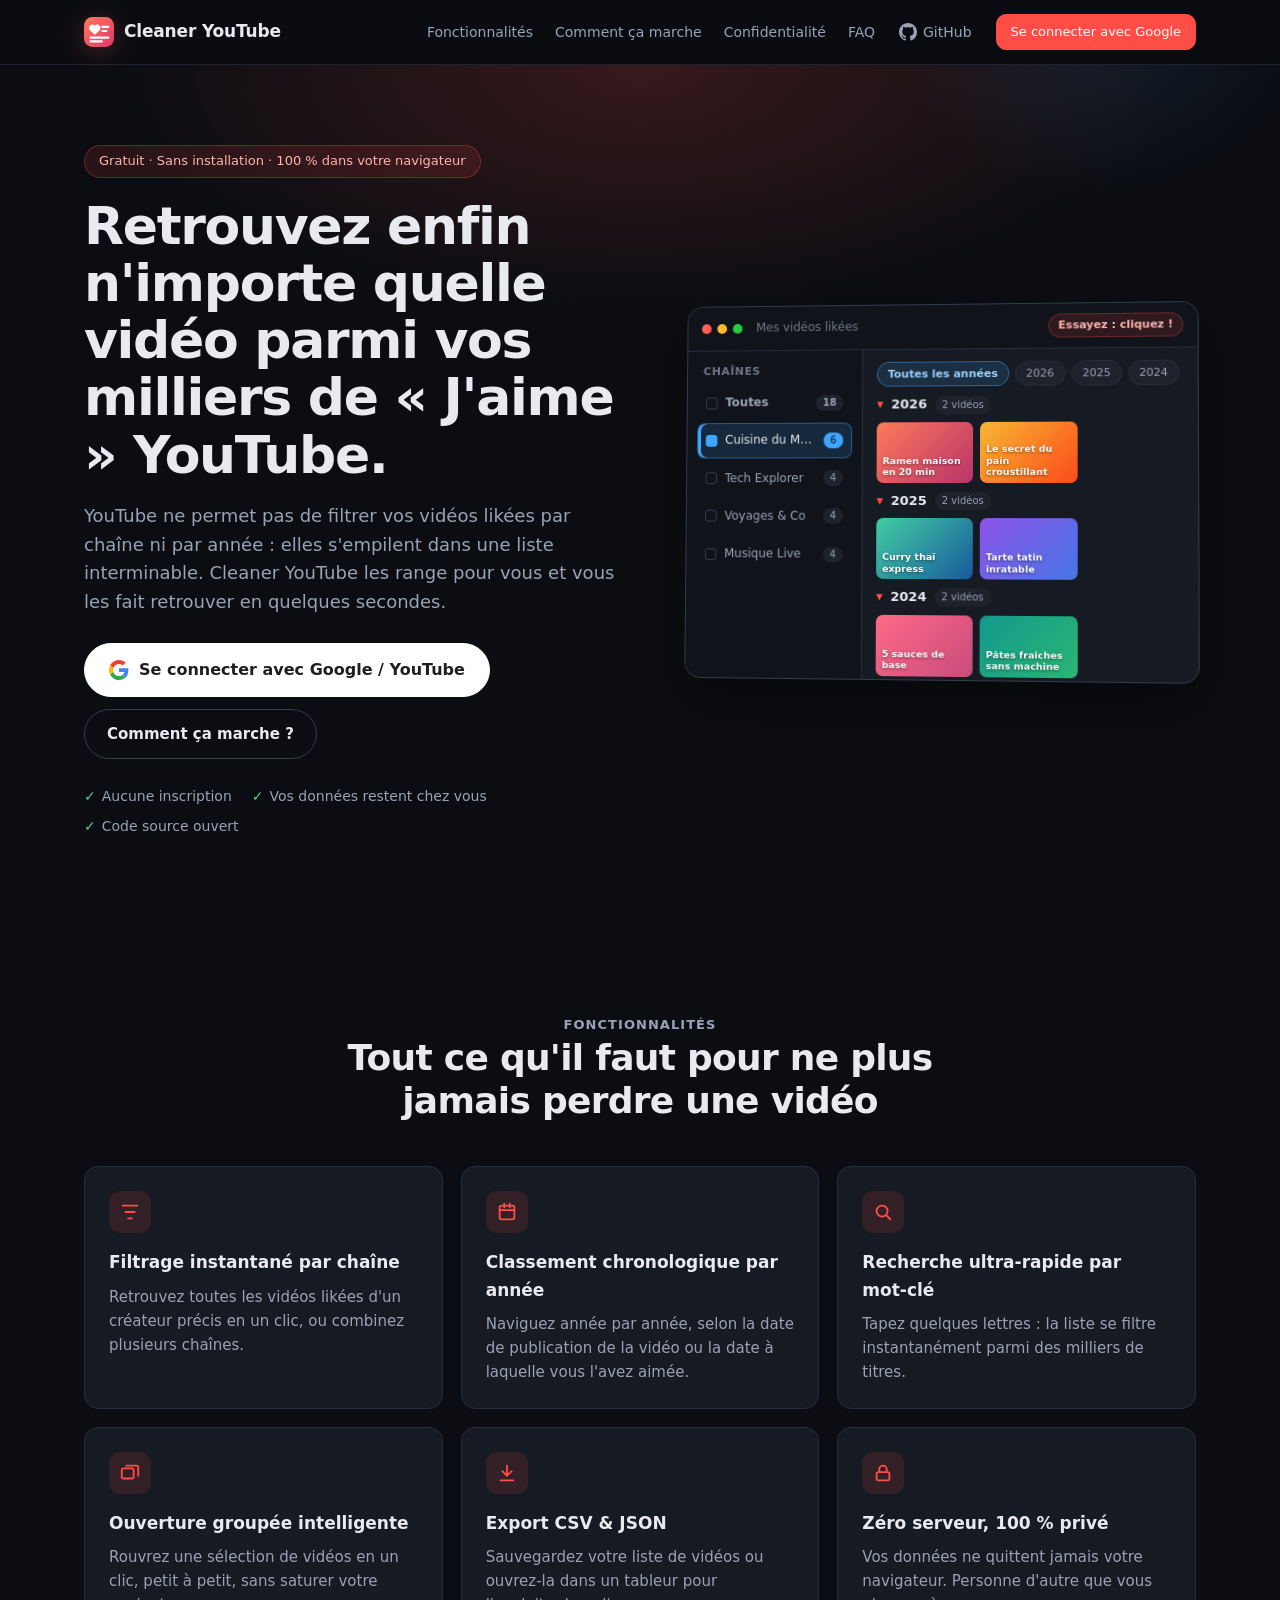
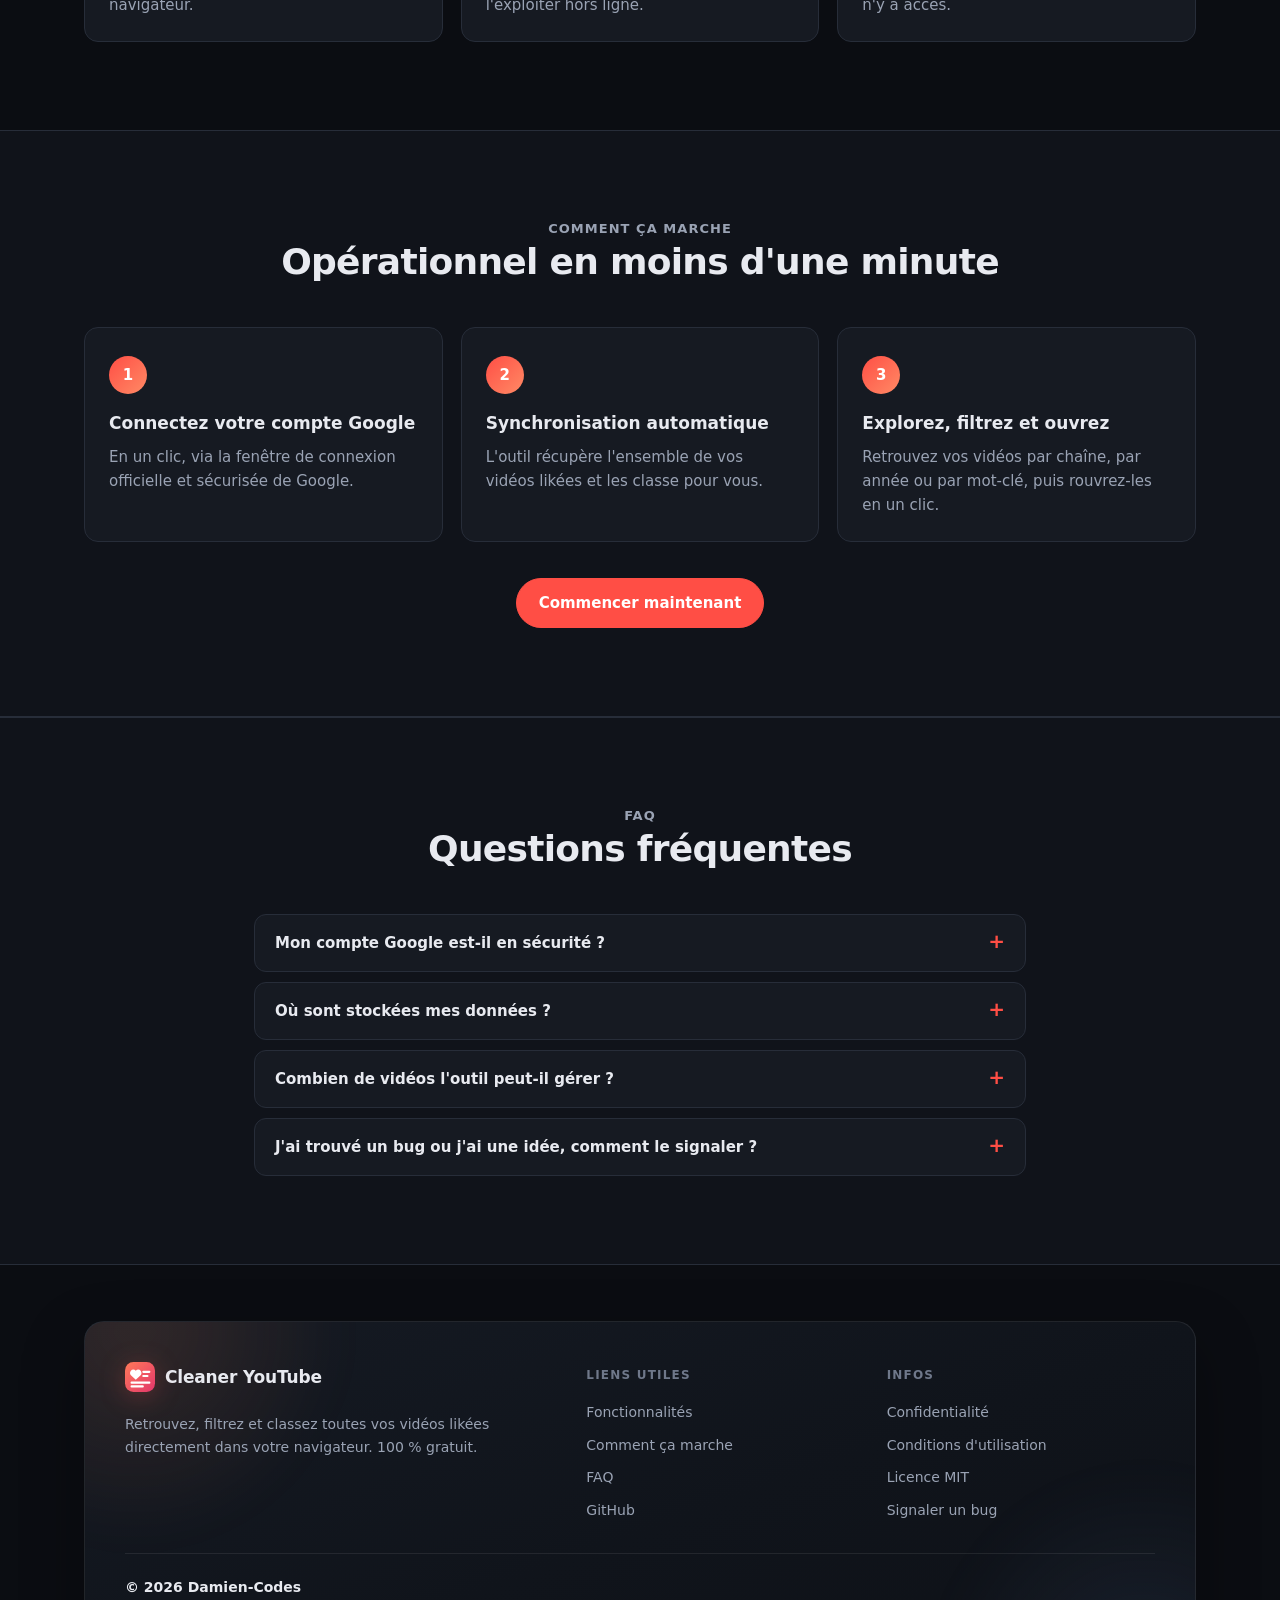
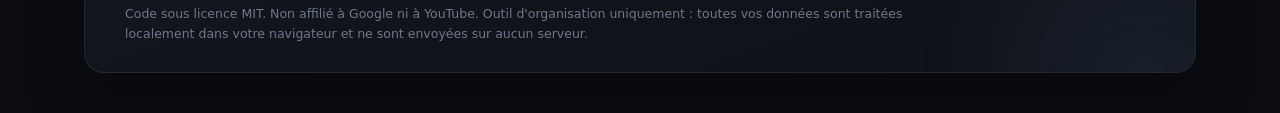
<file: index.html>
<!DOCTYPE html>
<html lang="fr">

<head>
  <meta name="google-site-verification" content="Xyae9kYvbnjhS_AHl_RqqGk0Sk2u1F_Wu21pMvLD-K8" />
  <meta charset="utf-8">
  <meta name="viewport" content="width=device-width, initial-scale=1">
  <meta http-equiv="Content-Security-Policy"
    content="default-src 'self'; script-src 'self' https://accounts.google.com/gsi/client; style-src 'self' 'unsafe-inline' https://accounts.google.com/gsi/style; img-src 'self' data: https://i.ytimg.com https://*.ytimg.com https://*.ggpht.com https://*.googleusercontent.com; connect-src 'self' https://www.googleapis.com https://accounts.google.com/gsi/ https://oauth2.googleapis.com; frame-src https://accounts.google.com/gsi/; object-src 'none'; base-uri 'none'">
  <meta name="referrer" content="strict-origin-when-cross-origin">
  <meta name="description"
    content="Retrouvez n'importe quelle vidéo parmi vos « J'aime » YouTube : filtrez par chaîne, par année ou par mot-clé. Gratuit, sans installation, 100 % dans votre navigateur.">
  <meta name="theme-color" content="#0b0d12">
  <title>Cleaner YouTube — Retrouvez vos vidéos YouTube likées</title>
  <link rel="icon"
    href="data:image/svg+xml,%3Csvg xmlns=%27http://www.w3.org/2000/svg%27 viewBox=%270 0 32 32%27%3E%3Cdefs%3E%3ClinearGradient id=%27g%27 x1=%270%27 y1=%270%27 x2=%271%27 y2=%271%27%3E%3Cstop offset=%270%27 stop-color=%27%23ff7a59%27/%3E%3Cstop offset=%271%27 stop-color=%27%23e2366b%27/%3E%3C/linearGradient%3E%3C/defs%3E%3Crect width=%2732%27 height=%2732%27 rx=%279%27 fill=%27url%28%23g%29%27/%3E%3Cpath d=%27M11.5 9.3c-1.4-1.6-3.9-1.6-5.2 0-1.4 1.5-1.2 3.8.3 5.2l4.9 4.5 4.9-4.5c1.5-1.4 1.6-3.7.3-5.2-1.4-1.6-3.8-1.6-5.2 0z%27 fill=%27%23fff%27/%3E%3Cpath d=%27M19.5 10.5h6.5M19.5 15h4.5M7 22h19M7 26h12%27 stroke=%27%23fff%27 stroke-width=%272.2%27 stroke-linecap=%27round%27 fill=%27none%27/%3E%3C/svg%3E">
  <link rel="stylesheet" href="assets/style.css?v=6">
  <script src="assets/config.js?v=6"></script>
  <script src="https://accounts.google.com/gsi/client" async defer></script>
  <script src="assets/app.js?v=6" defer></script>
</head>

<body>
  <svg class="svg-defs" width="0" height="0" aria-hidden="true" focusable="false">
    <defs>
      <linearGradient id="logoGrad" x1="0" y1="0" x2="1" y2="1">
        <stop offset="0" stop-color="#ff7a59" />
        <stop offset="1" stop-color="#e2366b" />
      </linearGradient>
    </defs>
    <symbol id="logo-mark" viewBox="0 0 32 32">
      <rect width="32" height="32" rx="9" fill="url(#logoGrad)" />
      <path
        d="M11.5 9.3c-1.4-1.6-3.9-1.6-5.2 0-1.4 1.5-1.2 3.8.3 5.2l4.9 4.5 4.9-4.5c1.5-1.4 1.6-3.7.3-5.2-1.4-1.6-3.8-1.6-5.2 0z"
        fill="#fff" />
      <path d="M19.5 10.5h6.5M19.5 15h4.5M7 22h19M7 26h12" stroke="#fff" stroke-width="2.2" stroke-linecap="round"
        fill="none" />
    </symbol>
  </svg>

  <div id="view-home" class="site hidden">
    <nav class="topnav" aria-label="Navigation principale">
      <div class="container topnav-inner">
        <a class="brand" href="#top" aria-label="Cleaner YouTube, retour en haut">
          <span class="logo" aria-hidden="true"><svg>
              <use href="#logo-mark" />
            </svg></span>
          Cleaner YouTube
        </a>
        <div class="navlinks">
          <a href="#fonctionnalites">Fonctionnalités</a>
          <a href="#comment">Comment ça marche</a>
          <a href="confidentialite.html">Confidentialité</a>
          <a href="#faq">FAQ</a>
        </div>
        <a class="navgh" href="https://github.com/Damien-Codes/Cleaner-Youtube" target="_blank"
          rel="noopener noreferrer" aria-label="Code source sur GitHub">
          <svg viewBox="0 0 16 16" aria-hidden="true">
            <path fill="currentColor"
              d="M8 0C3.58 0 0 3.58 0 8c0 3.54 2.29 6.53 5.47 7.59.4.07.55-.17.55-.38 0-.19-.01-.82-.01-1.49-2.01.37-2.53-.49-2.69-.94-.09-.23-.48-.94-.82-1.13-.28-.15-.68-.52-.01-.53.63-.01 1.08.58 1.23.82.72 1.21 1.87.87 2.33.66.07-.52.28-.87.51-1.07-1.78-.2-3.64-.89-3.64-3.95 0-.87.31-1.59.82-2.15-.08-.2-.36-1.02.08-2.12 0 0 .67-.21 2.2.82.64-.18 1.32-.27 2-.27.68 0 1.36.09 2 .27 1.53-1.04 2.2-.82 2.2-.82.44 1.1.16 1.92.08 2.12.51.56.82 1.27.82 2.15 0 3.07-1.87 3.75-3.65 3.95.29.25.54.73.54 1.48 0 1.07-.01 1.93-.01 2.2 0 .21.15.46.55.38A8.013 8.013 0 0016 8c0-4.42-3.58-8-8-8z" />
          </svg>
          <span>GitHub</span>
        </a>
        <button class="btn btn-primary btn-sm js-signin" type="button"><span class="lbl-long">Se connecter avec
            Google</span><span class="lbl-short">Connexion</span></button>
      </div>
    </nav>

    <header class="hero" id="top">
      <div class="container hero-grid">
        <div class="hero-copy">
          <span class="badge">Gratuit · Sans installation · 100 % dans votre navigateur</span>
          <h1>Retrouvez enfin n'importe quelle vidéo parmi vos milliers de « J'aime » YouTube.</h1>
          <p class="lead">YouTube ne permet pas de filtrer vos vidéos likées par chaîne ni par année : elles s'empilent
            dans une
            liste interminable. Cleaner YouTube les range pour vous et vous les fait retrouver en quelques secondes.</p>
          <div class="msg err hidden" id="homeError" role="alert"></div>
          <div class="msg info hidden" id="homeInfo" role="status"></div>
          <div class="hero-cta">
            <button class="btn btn-google js-signin" type="button">
              <svg width="20" height="20" viewBox="0 0 48 48" aria-hidden="true">
                <path fill="#EA4335"
                  d="M24 9.5c3.5 0 6.6 1.2 9.1 3.6l6.8-6.8C35.8 2.4 30.3 0 24 0 14.6 0 6.6 5.4 2.7 13.3l7.9 6.1C12.5 13.6 17.8 9.5 24 9.5z" />
                <path fill="#4285F4"
                  d="M46.5 24.5c0-1.6-.1-3.1-.4-4.5H24v9h12.7c-.6 3-2.3 5.5-4.8 7.2l7.7 6c4.5-4.2 6.9-10.3 6.9-17.7z" />
                <path fill="#FBBC05"
                  d="M10.6 28.6c-.5-1.4-.8-3-.8-4.6s.3-3.2.8-4.6l-7.9-6.1C1 16.6 0 20.2 0 24s1 7.4 2.7 10.7l7.9-6.1z" />
                <path fill="#34A853"
                  d="M24 48c6.5 0 11.9-2.1 15.9-5.8l-7.7-6c-2.1 1.4-4.9 2.3-8.2 2.3-6.2 0-11.5-4.1-13.4-9.9l-7.9 6.1C6.6 42.6 14.6 48 24 48z" />
              </svg>
              Se connecter avec Google / YouTube
            </button>
            <a class="btn btn-ghost" href="#comment">Comment ça marche ?</a>
          </div>
          <ul class="hero-points">
            <li>Aucune inscription</li>
            <li>Vos données restent chez vous</li>
            <li>Code source ouvert</li>
          </ul>
        </div>

        <div class="mock" id="demo" role="region" aria-label="Démonstration interactive avec des données fictives">
          <div class="mock-bar"><i></i><i></i><i></i><span>Mes vidéos likées</span><b class="mock-try">Essayez : cliquez
              !</b></div>
          <div class="mock-body">
            <div class="mock-side">
              <div class="mock-label">Chaînes</div>
              <div id="demoChannels" class="mock-chlist"></div>
            </div>
            <div class="mock-main">
              <div class="mock-filters" id="demoYears" role="group" aria-label="Filtrer par année"></div>
              <div id="demoResults" aria-live="polite"></div>
            </div>
          </div>
        </div>
      </div>
    </header>

    <main>
      <section class="section" id="fonctionnalites" aria-labelledby="featTitle">
        <div class="container">
          <p class="eyebrow">Fonctionnalités</p>
          <h2 id="featTitle">Tout ce qu'il faut pour ne plus jamais perdre une vidéo</h2>
          <div class="features">
            <article class="feature">
              <div class="ficon" aria-hidden="true"><svg viewBox="0 0 24 24">
                  <path d="M4 5h16M7 12h10M10 19h4" />
                </svg></div>
              <h3>Filtrage instantané par chaîne</h3>
              <p>Retrouvez toutes les vidéos likées d'un créateur précis en un clic, ou combinez plusieurs chaînes.</p>
            </article>
            <article class="feature">
              <div class="ficon" aria-hidden="true"><svg viewBox="0 0 24 24">
                  <rect x="4" y="5" width="16" height="15" rx="2" />
                  <path d="M4 10h16M9 3v4M15 3v4" />
                </svg></div>
              <h3>Classement chronologique par année</h3>
              <p>Naviguez année par année, selon la date de publication de la vidéo ou la date à laquelle vous l'avez
                aimée.</p>
            </article>
            <article class="feature">
              <div class="ficon" aria-hidden="true"><svg viewBox="0 0 24 24">
                  <circle cx="11" cy="11" r="6" />
                  <path d="M20 20l-4.5-4.5" />
                </svg></div>
              <h3>Recherche ultra-rapide par mot-clé</h3>
              <p>Tapez quelques lettres : la liste se filtre instantanément parmi des milliers de titres.</p>
            </article>
            <article class="feature">
              <div class="ficon" aria-hidden="true"><svg viewBox="0 0 24 24">
                  <rect x="3" y="7" width="13" height="11" rx="2" />
                  <path d="M8 4h11a2 2 0 012 2v9" />
                </svg></div>
              <h3>Ouverture groupée intelligente</h3>
              <p>Rouvrez une sélection de vidéos en un clic, petit à petit, sans saturer votre navigateur.</p>
            </article>
            <article class="feature">
              <div class="ficon" aria-hidden="true"><svg viewBox="0 0 24 24">
                  <path d="M12 4v11M7 10l5 5 5-5M5 20h14" />
                </svg></div>
              <h3>Export CSV &amp; JSON</h3>
              <p>Sauvegardez votre liste de vidéos ou ouvrez-la dans un tableur pour l'exploiter hors ligne.</p>
            </article>
            <article class="feature">
              <div class="ficon" aria-hidden="true"><svg viewBox="0 0 24 24">
                  <rect x="5" y="11" width="14" height="9" rx="2" />
                  <path d="M8 11V8a4 4 0 018 0v3" />
                </svg></div>
              <h3>Zéro serveur, 100 % privé</h3>
              <p>Vos données ne quittent jamais votre navigateur. Personne d'autre que vous n'y a accès.</p>
            </article>
          </div>
        </div>
      </section>

      <section class="section section-alt" id="comment" aria-labelledby="howTitle">
        <div class="container">
          <p class="eyebrow">Comment ça marche</p>
          <h2 id="howTitle">Opérationnel en moins d'une minute</h2>
          <ol class="steps">
            <li class="step">
              <span class="num">1</span>
              <h3>Connectez votre compte Google</h3>
              <p>En un clic, via la fenêtre de connexion officielle et sécurisée de Google.</p>
            </li>
            <li class="step">
              <span class="num">2</span>
              <h3>Synchronisation automatique</h3>
              <p>L'outil récupère l'ensemble de vos vidéos likées et les classe pour vous.</p>
            </li>
            <li class="step">
              <span class="num">3</span>
              <h3>Explorez, filtrez et ouvrez</h3>
              <p>Retrouvez vos vidéos par chaîne, par année ou par mot-clé, puis rouvrez-les en un clic.</p>
            </li>
          </ol>
          <div class="center-cta">
            <button class="btn btn-primary js-signin" type="button">Commencer maintenant</button>
          </div>
        </div>
      </section>

      <section class="section section-alt" id="faq" aria-labelledby="faqTitle">
        <div class="container narrow">
          <p class="eyebrow">FAQ</p>
          <h2 id="faqTitle">Questions fréquentes</h2>
          <div class="faq">
            <details>
              <summary>Mon compte Google est-il en sécurité ?</summary>
              <p>Oui. La connexion passe par la fenêtre officielle de Google : nous ne voyons jamais votre mot de passe.
                L'accès demandé permet uniquement de <b>consulter</b> votre compte YouTube : rien ne peut être publié,
                modifié ni supprimé. Vous pouvez retirer cet accès à tout moment depuis votre compte Google.</p>
            </details>
            <details id="faq-donnees">
              <summary>Où sont stockées mes données ?</summary>
              <p>Uniquement dans votre navigateur, sur votre appareil. Le bouton « Se déconnecter » ferme votre session,
                efface les données enregistrées localement et retire l'accès à votre compte.</p>
            </details>
            <details>
              <summary>Combien de vidéos l'outil peut-il gérer ?</summary>
              <p>Plusieurs milliers sans difficulté : l'intégralité de votre liste « J'aime » est récupérée, puis
                filtrée
                instantanément. La première synchronisation peut prendre quelques secondes pour les très grandes listes.
              </p>
            </details>
            <details>
              <summary>J'ai trouvé un bug ou j'ai une idée, comment le signaler ?</summary>
              <p>Ouvrez un ticket sur la page
                <a href="https://github.com/Damien-Codes/Cleaner-Youtube/issues" target="_blank"
                  rel="noopener noreferrer">GitHub Issues du projet</a>.
                Toutes les suggestions sont les bienvenues.
              </p>
            </details>
          </div>
        </div>
      </section>

    </main>

    <footer class="footer">
      <div class="container">
        <div class="footer-card">
          <div class="footer-cols">
            <div class="footer-about">
              <a class="brand" href="#top"><span class="logo" aria-hidden="true"><svg>
                    <use href="#logo-mark" />
                  </svg></span>Cleaner YouTube</a>
              <p>Retrouvez, filtrez et classez toutes vos vidéos likées <br>directement dans votre navigateur. 100 %
                gratuit.</p>
            </div>
            <nav class="footer-col" aria-labelledby="ftLinks">
              <h3 id="ftLinks">Liens utiles</h3>
              <a href="#fonctionnalites">Fonctionnalités</a>
              <a href="#comment">Comment ça marche</a>
              <a href="#faq">FAQ</a>
              <a href="https://github.com/Damien-Codes/Cleaner-Youtube" target="_blank"
                rel="noopener noreferrer">GitHub</a>
            </nav>
            <nav class="footer-col" aria-labelledby="ftInfos">
              <h3 id="ftInfos">Infos</h3>
              <a href="confidentialite.html">Confidentialité</a>
              <button type="button" class="footer-link" data-dialog="termsDialog">Conditions d'utilisation</button>
              <button type="button" class="footer-link" data-dialog="licenseDialog">Licence MIT</button>
              <a href="https://github.com/Damien-Codes/Cleaner-Youtube/issues" target="_blank"
                rel="noopener noreferrer">Signaler un bug</a>
            </nav>
          </div>
          <div class="footer-bottom">
            <p class="footer-copy">© 2026 Damien-Codes</p>
            <p class="footer-legal">Code sous licence MIT. Non affilié à Google ni à YouTube. Outil d'organisation
              uniquement : toutes vos données
              sont traitées localement dans votre navigateur et ne sont envoyées sur aucun serveur.</p>
          </div>
        </div>
      </div>
    </footer>
  </div>

  <dialog class="modal" id="termsDialog" aria-labelledby="termsTitle">
    <div class="modal-head">
      <h2 id="termsTitle">Conditions d'utilisation</h2>
      <button type="button" class="icon-btn" data-close aria-label="Fermer">×</button>
    </div>
    <div class="modal-body">
      <p>Cleaner YouTube est un outil gratuit et open source qui vous aide à organiser les vidéos que vous avez aimées
        sur YouTube.</p>
      <h3>Utilisation</h3>
      <ul>
        <li>Le service est fourni gratuitement, « en l'état », sans garantie de disponibilité ni de résultat.</li>
        <li>Vous vous connectez avec votre propre compte Google et restez responsable de son utilisation, dans le
          respect des conditions de Google et de YouTube.</li>
        <li>L'accès demandé permet uniquement de <b>consulter</b> votre compte YouTube : rien n'est publié, modifié ni
          supprimé.</li>
      </ul>
      <h3>Données</h3>
      <ul>
        <li>Vos vidéos sont lues chez YouTube puis enregistrées uniquement dans votre navigateur. Aucune donnée n'est
          envoyée sur un autre serveur.</li>
        <li>« Se déconnecter » ferme votre session, efface tout ce qui a été enregistré localement et retire l'accès à
          votre compte.</li>
        <li>Vous pouvez aussi retirer l'accès à tout moment depuis les paramètres de sécurité de votre compte Google.
        </li>
      </ul>
      <h3>Responsabilité</h3>
      <p>Cleaner YouTube n'est pas affilié à Google ni à YouTube. Les auteurs ne peuvent être tenus responsables d'un
        usage
        inapproprié de l'outil ni d'une éventuelle indisponibilité des services de Google.</p>
    </div>
  </dialog>

  <dialog class="modal" id="licenseDialog" aria-labelledby="licenseTitle">
    <div class="modal-head">
      <h2 id="licenseTitle">Licence MIT</h2>
      <button type="button" class="icon-btn" data-close aria-label="Fermer">×</button>
    </div>
    <div class="modal-body">
      <p class="modal-note">Le code source de Cleaner YouTube est distribué sous licence MIT : vous pouvez l'utiliser,
        le modifier et le partager librement, y compris à des fins commerciales, en conservant la mention de copyright
        ci-dessous.</p>
      <pre class="license">MIT License

Copyright (c) 2026 Damien-Codes

Permission is hereby granted, free of charge, to any person obtaining a copy
of this software and associated documentation files (the "Software"), to deal
in the Software without restriction, including without limitation the rights
to use, copy, modify, merge, publish, distribute, sublicense, and/or sell
copies of the Software, and to permit persons to whom the Software is
furnished to do so, subject to the following conditions:

The above copyright notice and this permission notice shall be included in all
copies or substantial portions of the Software.

THE SOFTWARE IS PROVIDED "AS IS", WITHOUT WARRANTY OF ANY KIND, EXPRESS OR
IMPLIED, INCLUDING BUT NOT LIMITED TO THE WARRANTIES OF MERCHANTABILITY,
FITNESS FOR A PARTICULAR PURPOSE AND NONINFRINGEMENT. IN NO EVENT SHALL THE
AUTHORS OR COPYRIGHT HOLDERS BE LIABLE FOR ANY CLAIM, DAMAGES OR OTHER
LIABILITY, WHETHER IN AN ACTION OF CONTRACT, TORT OR OTHERWISE, ARISING FROM,
OUT OF OR IN CONNECTION WITH THE SOFTWARE OR THE USE OR OTHER DEALINGS IN THE
SOFTWARE.</pre>
    </div>
  </dialog>

  <section id="view-loading" class="loading hidden" aria-labelledby="loadTitle">
    <div class="loading-box">
      <span class="logo logo-lg" aria-hidden="true"><svg>
          <use href="#logo-mark" />
        </svg></span>
      <h1 id="loadTitle">Synchronisation de vos likes…</h1>
      <p id="loadWho">Lecture de votre liste « J'aime » sur YouTube.</p>
      <div class="bar indeterminate" id="loadBar" role="progressbar" aria-valuemin="0" aria-valuemax="100">
        <div></div>
      </div>
      <p id="loadText">Connexion…</p>
      <button id="loadCancel" class="btn btn-ghost btn-sm" type="button">Annuler</button>
    </div>
  </section>

  <div id="view-dash" class="layout hidden">
    <aside id="side" aria-label="Chaînes">
      <div class="side-head">
        <div class="side-title">
          <h2>Chaînes</h2>
          <span class="count-badge" id="chCount">0</span>
          <button class="icon-btn side-close" id="sideClose" type="button"
            aria-label="Fermer la liste des chaînes">×</button>
        </div>
        <div class="search-wrap">
          <svg viewBox="0 0 24 24" aria-hidden="true">
            <circle cx="11" cy="11" r="6" />
            <path d="M20 20l-4.5-4.5" />
          </svg>
          <input id="chq" type="search" placeholder="Rechercher une chaîne…" aria-label="Rechercher une chaîne"
            autocomplete="off">
          <button class="clear-btn hidden" id="chqClear" type="button" aria-label="Vider la recherche">×</button>
        </div>
        <div class="side-tools">
          <label for="chSort">Trier</label>
          <select id="chSort" aria-label="Trier les chaînes">
            <option value="n">Plus likées</option>
            <option value="az">A → Z</option>
          </select>
        </div>
        <button id="allCh" class="all-btn on" type="button">Toutes les chaînes</button>
        <div class="sel-area hidden" id="selArea">
          <div class="sel-chips" id="selChips" aria-label="Chaînes sélectionnées"></div>
          <button id="clearSel" class="clear-sel" type="button">Effacer la sélection</button>
        </div>
      </div>
      <div class="chlist" id="chlist" role="listbox" aria-multiselectable="true" aria-label="Liste des chaînes"></div>
    </aside>
    <div class="side-backdrop" id="sideBackdrop" aria-hidden="true"></div>

    <main class="dash-main">
      <header class="dash-header">
        <div class="title-row">
          <button class="btn btn-sm toggle-side" id="toggleSide" type="button">☰ Chaînes</button>
          <div class="dash-title">
            <h1>Mes vidéos likées</h1>
            <span class="user" id="account"></span>
          </div>
          <div class="dash-actions">
            <button id="refresh" class="btn btn-sm" type="button" title="Récupérer vos nouveaux likes depuis YouTube">↻
              Actualiser</button>
            <button id="logout" class="btn btn-sm" type="button" title="Fermer la session et revenir à l'accueil">Se
              déconnecter</button>
          </div>
        </div>
        <div class="msg hidden" id="banner" role="status"></div>
        <div class="stats" id="stats"></div>
        <div class="filters">
          <input id="q" type="search" placeholder="Mot-clé dans le titre…" aria-label="Mot-clé dans le titre">
          <label>Année de
            <select id="mode" aria-label="Type d'année">
              <option value="p">publication</option>
              <option value="l">like</option>
            </select>
          </label>
          <select id="year" aria-label="Année"></select>
          <select id="order" aria-label="Tri">
            <option value="desc">Plus récentes d'abord</option>
            <option value="asc">Plus anciennes d'abord</option>
          </select>
          <button id="reset" class="btn btn-sm" type="button">Réinitialiser</button>
        </div>
        <div class="actions">
          <button id="openBatch" class="btn btn-sm btn-primary" type="button">Ouvrir 5 vidéos</button>
          <button id="openReset" class="btn btn-sm hidden" type="button">Recommencer</button>
          <span class="notice" id="openInfo"></span>
          <span class="sep"></span>
          <button id="expand" class="btn btn-sm" type="button">Tout déplier</button>
          <button id="collapse" class="btn btn-sm" type="button">Tout replier</button>
          <button id="copy" class="btn btn-sm" type="button">Copier les liens</button>
          <button id="csv" class="btn btn-sm" type="button">Exporter CSV</button>
          <button id="json" class="btn btn-sm" type="button">Exporter JSON</button>
        </div>
        <div class="pending hidden" id="pending" role="status"></div>
      </header>
      <div class="content" id="content"></div>
    </main>
  </div>

  <noscript>
    <p class="noscript">Ce site nécessite JavaScript.</p>
  </noscript>
</body>

</html>
</file>
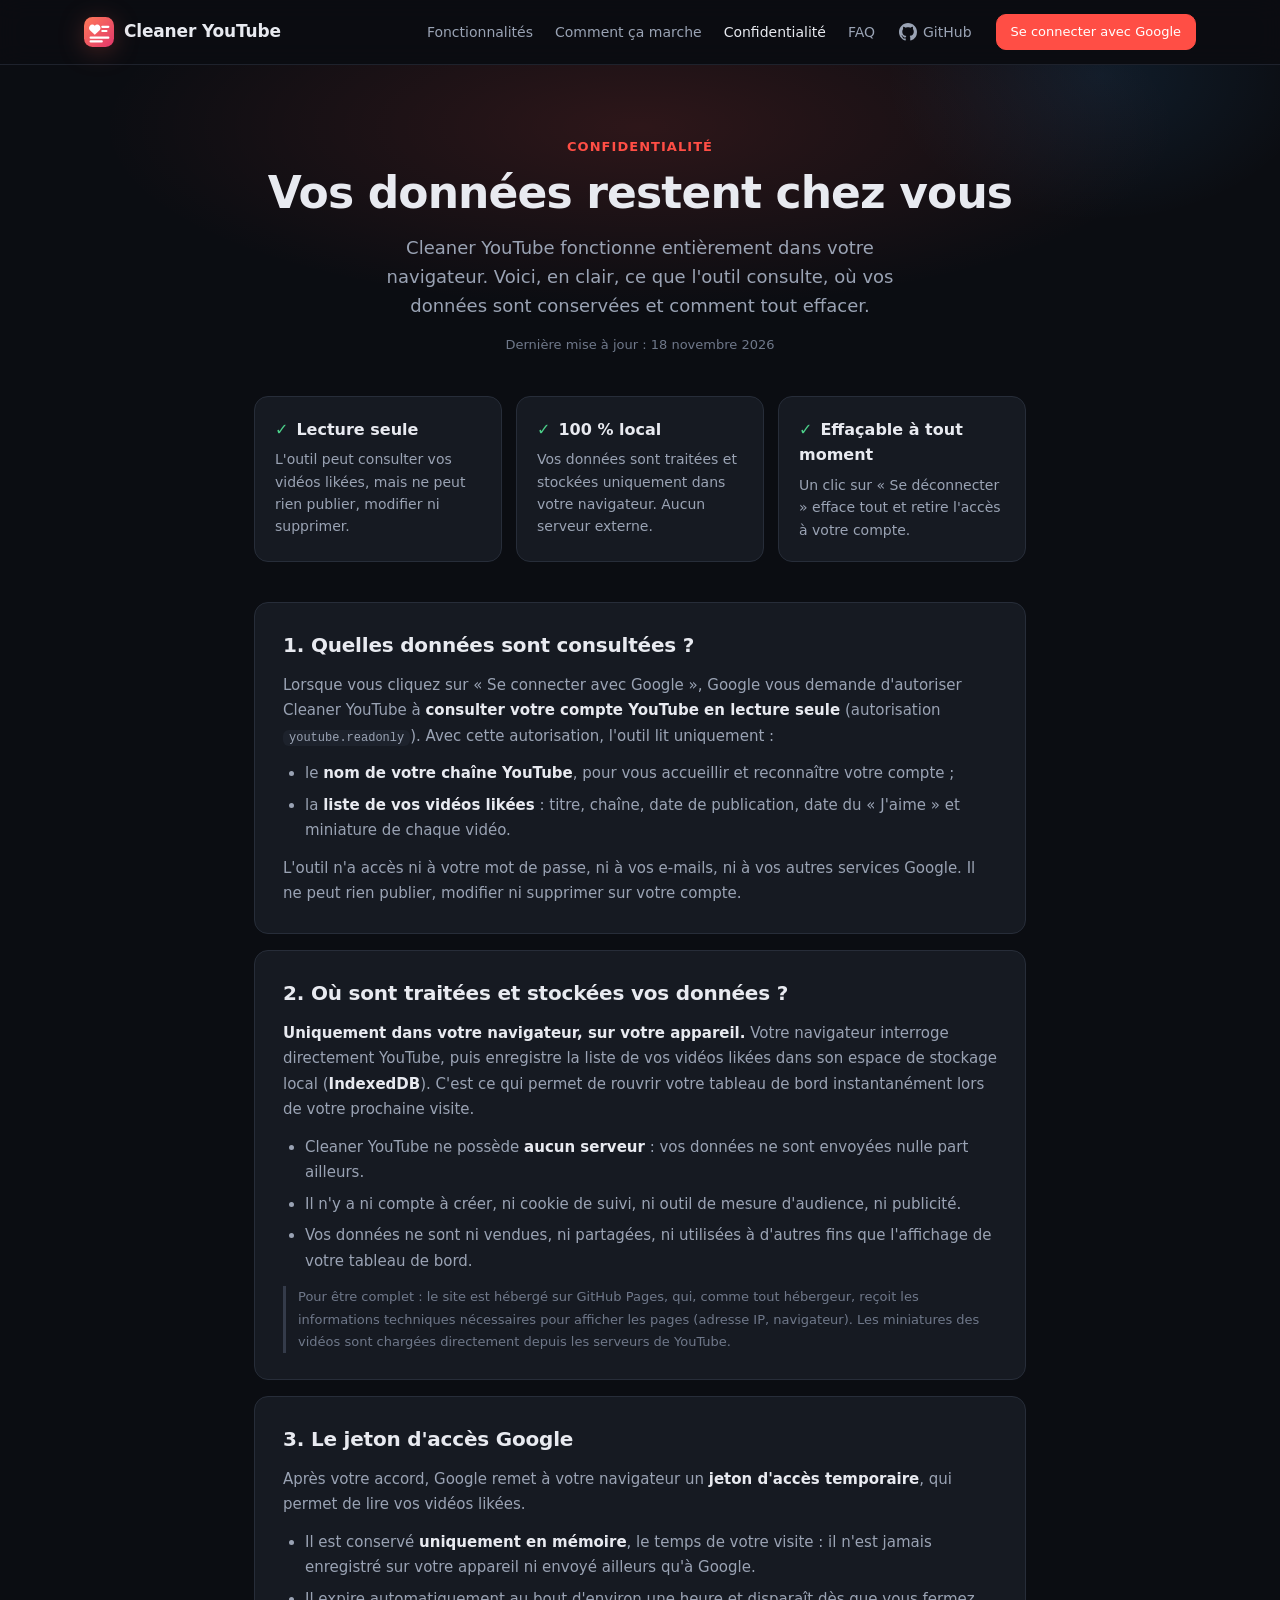
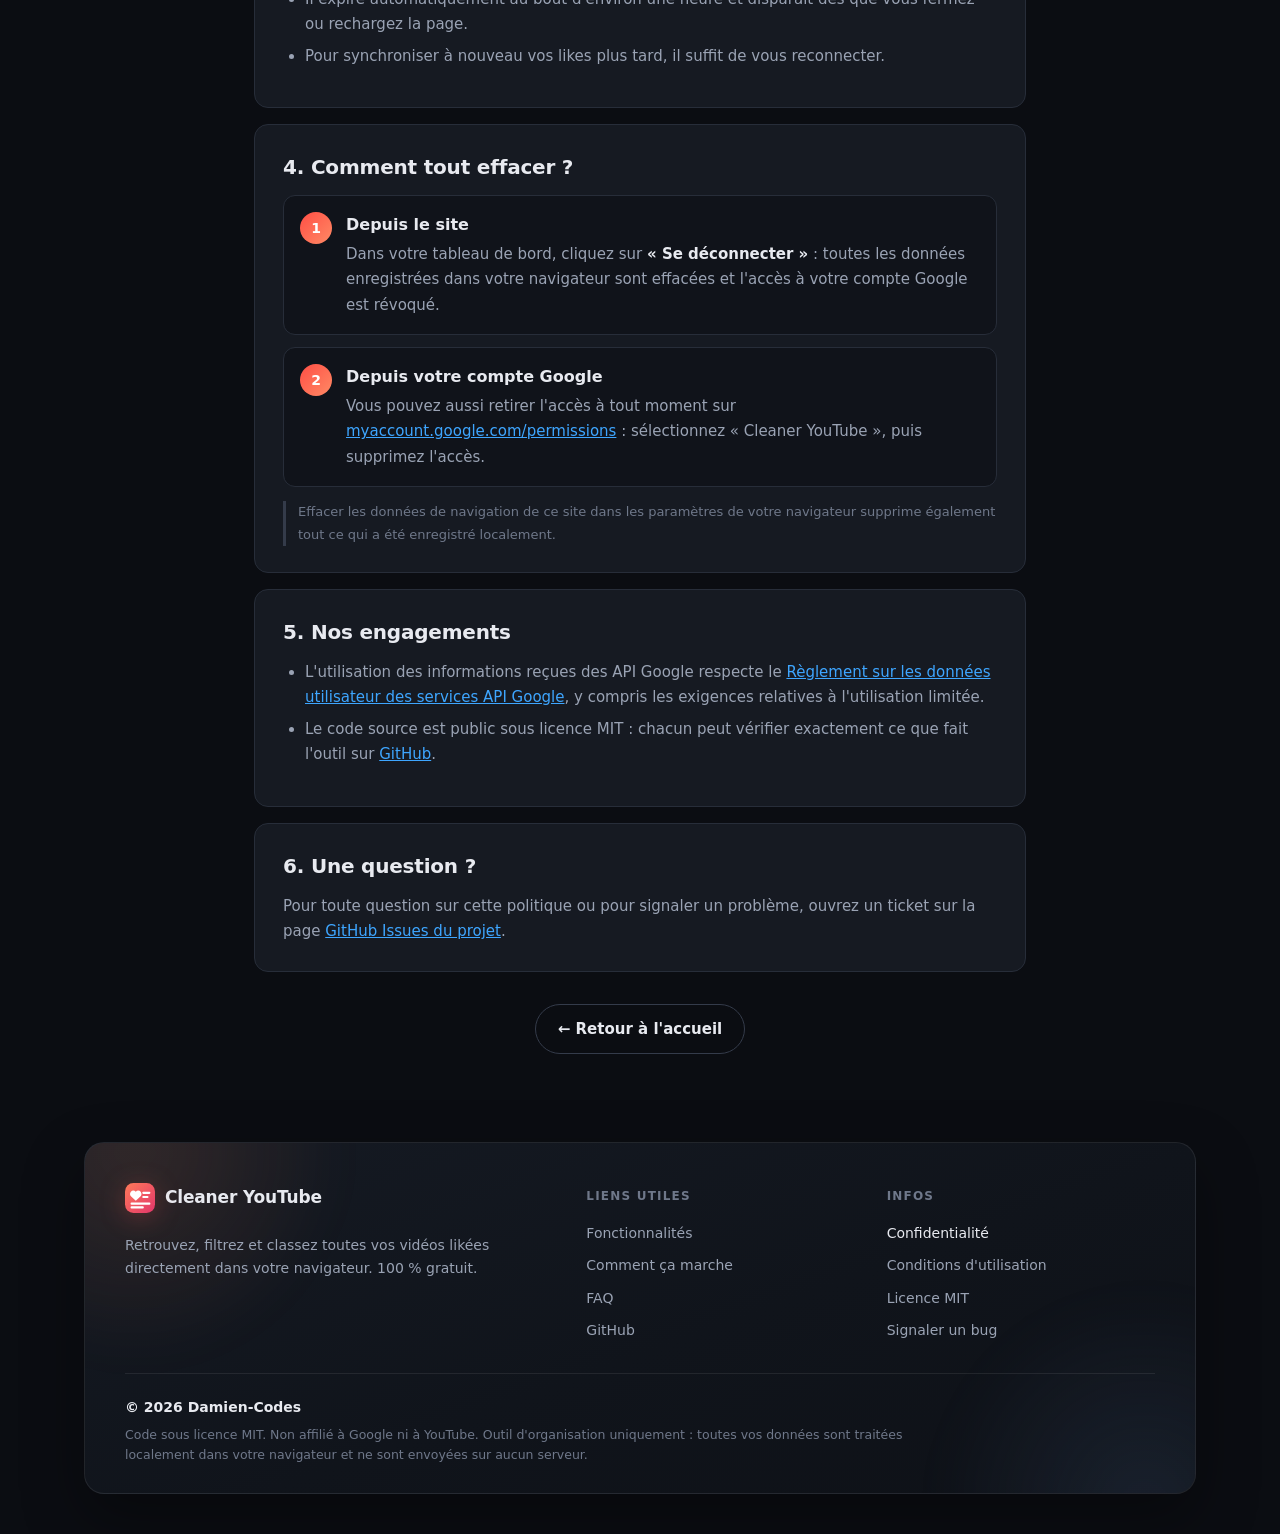
<file: confidentialite.html>
<!DOCTYPE html>
<html lang="fr">

<head>
  <meta charset="utf-8">
  <meta name="viewport" content="width=device-width, initial-scale=1">
  <meta http-equiv="Content-Security-Policy"
    content="default-src 'self'; script-src 'self'; style-src 'self' 'unsafe-inline'; img-src 'self' data:; object-src 'none'; base-uri 'none'">
  <meta name="referrer" content="strict-origin-when-cross-origin">
  <meta name="description"
    content="Politique de confidentialité de Cleaner YouTube : données consultées en lecture seule, traitement 100 % local dans votre navigateur, aucun serveur externe.">
  <meta name="theme-color" content="#0b0d12">
  <title>Confidentialité — Cleaner YouTube</title>
  <link rel="icon"
    href="data:image/svg+xml,%3Csvg xmlns=%27http://www.w3.org/2000/svg%27 viewBox=%270 0 32 32%27%3E%3Cdefs%3E%3ClinearGradient id=%27g%27 x1=%270%27 y1=%270%27 x2=%271%27 y2=%271%27%3E%3Cstop offset=%270%27 stop-color=%27%23ff7a59%27/%3E%3Cstop offset=%271%27 stop-color=%27%23e2366b%27/%3E%3C/linearGradient%3E%3C/defs%3E%3Crect width=%2732%27 height=%2732%27 rx=%279%27 fill=%27url%28%23g%29%27/%3E%3Cpath d=%27M11.5 9.3c-1.4-1.6-3.9-1.6-5.2 0-1.4 1.5-1.2 3.8.3 5.2l4.9 4.5 4.9-4.5c1.5-1.4 1.6-3.7.3-5.2-1.4-1.6-3.8-1.6-5.2 0z%27 fill=%27%23fff%27/%3E%3Cpath d=%27M19.5 10.5h6.5M19.5 15h4.5M7 22h19M7 26h12%27 stroke=%27%23fff%27 stroke-width=%272.2%27 stroke-linecap=%27round%27 fill=%27none%27/%3E%3C/svg%3E">
  <link rel="stylesheet" href="assets/style.css?v=6">
  <script src="assets/pages.js?v=6" defer></script>
</head>

<body>
  <svg class="svg-defs" width="0" height="0" aria-hidden="true" focusable="false">
    <defs>
      <linearGradient id="logoGrad" x1="0" y1="0" x2="1" y2="1">
        <stop offset="0" stop-color="#ff7a59" />
        <stop offset="1" stop-color="#e2366b" />
      </linearGradient>
    </defs>
    <symbol id="logo-mark" viewBox="0 0 32 32">
      <rect width="32" height="32" rx="9" fill="url(#logoGrad)" />
      <path
        d="M11.5 9.3c-1.4-1.6-3.9-1.6-5.2 0-1.4 1.5-1.2 3.8.3 5.2l4.9 4.5 4.9-4.5c1.5-1.4 1.6-3.7.3-5.2-1.4-1.6-3.8-1.6-5.2 0z"
        fill="#fff" />
      <path d="M19.5 10.5h6.5M19.5 15h4.5M7 22h19M7 26h12" stroke="#fff" stroke-width="2.2" stroke-linecap="round"
        fill="none" />
    </symbol>
  </svg>

  <div class="site">
    <nav class="topnav" aria-label="Navigation principale">
      <div class="container topnav-inner">
        <a class="brand" href="index.html" aria-label="Cleaner YouTube, retour à l'accueil">
          <span class="logo" aria-hidden="true"><svg>
              <use href="#logo-mark" />
            </svg></span>
          Cleaner YouTube
        </a>
        <div class="navlinks">
          <a href="index.html#fonctionnalites">Fonctionnalités</a>
          <a href="index.html#comment">Comment ça marche</a>
          <a href="confidentialite.html" aria-current="page">Confidentialité</a>
          <a href="index.html#faq">FAQ</a>
        </div>
        <a class="navgh" href="https://github.com/Damien-Codes/Cleaner-Youtube" target="_blank"
          rel="noopener noreferrer" aria-label="Code source sur GitHub">
          <svg viewBox="0 0 16 16" aria-hidden="true">
            <path fill="currentColor"
              d="M8 0C3.58 0 0 3.58 0 8c0 3.54 2.29 6.53 5.47 7.59.4.07.55-.17.55-.38 0-.19-.01-.82-.01-1.49-2.01.37-2.53-.49-2.69-.94-.09-.23-.48-.94-.82-1.13-.28-.15-.68-.52-.01-.53.63-.01 1.08.58 1.23.82.72 1.21 1.87.87 2.33.66.07-.52.28-.87.51-1.07-1.78-.2-3.64-.89-3.64-3.95 0-.87.31-1.59.82-2.15-.08-.2-.36-1.02.08-2.12 0 0 .67-.21 2.2.82.64-.18 1.32-.27 2-.27.68 0 1.36.09 2 .27 1.53-1.04 2.2-.82 2.2-.82.44 1.1.16 1.92.08 2.12.51.56.82 1.27.82 2.15 0 3.07-1.87 3.75-3.65 3.95.29.25.54.73.54 1.48 0 1.07-.01 1.93-.01 2.2 0 .21.15.46.55.38A8.013 8.013 0 0016 8c0-4.42-3.58-8-8-8z" />
          </svg>
          <span>GitHub</span>
        </a>
        <a class="btn btn-primary btn-sm" href="index.html"><span class="lbl-long">Se connecter avec
            Google</span><span class="lbl-short">Connexion</span></a>
      </div>
    </nav>

    <header class="page-hero">
      <div class="container narrow">
        <p class="eyebrow">Confidentialité</p>
        <h1>Vos données restent chez vous</h1>
        <p class="lead">Cleaner YouTube fonctionne entièrement dans votre navigateur. Voici, en clair, ce que l'outil
          consulte, où vos données sont conservées et comment tout effacer.</p>
        <p class="updated">Dernière mise à jour : 18 novembre 2026</p>
      </div>
    </header>

    <main class="container narrow legal">
      <div class="privacy-summary">
        <div class="summary-card">
          <h2>Lecture seule</h2>
          <p>L'outil peut consulter vos vidéos likées, mais ne peut rien publier, modifier ni supprimer.</p>
        </div>
        <div class="summary-card">
          <h2>100 % local</h2>
          <p>Vos données sont traitées et stockées uniquement dans votre navigateur. Aucun serveur externe.</p>
        </div>
        <div class="summary-card">
          <h2>Effaçable à tout moment</h2>
          <p>Un clic sur « Se déconnecter » efface tout et retire l'accès à votre compte.</p>
        </div>
      </div>

      <section class="legal-section" aria-labelledby="donnees">
        <h2 id="donnees">1. Quelles données sont consultées ?</h2>
        <p>Lorsque vous cliquez sur « Se connecter avec Google », Google vous demande d'autoriser Cleaner YouTube à
          <b>consulter votre compte YouTube en lecture seule</b> (autorisation <code>youtube.readonly</code>). Avec
          cette autorisation, l'outil lit uniquement :</p>
        <ul>
          <li>le <b>nom de votre chaîne YouTube</b>, pour vous accueillir et reconnaître votre compte ;</li>
          <li>la <b>liste de vos vidéos likées</b> : titre, chaîne, date de publication, date du « J'aime » et
            miniature de chaque vidéo.</li>
        </ul>
        <p>L'outil n'a accès ni à votre mot de passe, ni à vos e-mails, ni à vos autres services Google. Il ne peut
          rien publier, modifier ni supprimer sur votre compte.</p>
      </section>

      <section class="legal-section" aria-labelledby="stockage">
        <h2 id="stockage">2. Où sont traitées et stockées vos données ?</h2>
        <p><b>Uniquement dans votre navigateur, sur votre appareil.</b> Votre navigateur interroge directement YouTube,
          puis enregistre la liste de vos vidéos likées dans son espace de stockage local (<b>IndexedDB</b>). C'est ce
          qui permet de rouvrir votre tableau de bord instantanément lors de votre prochaine visite.</p>
        <ul>
          <li>Cleaner YouTube ne possède <b>aucun serveur</b> : vos données ne sont envoyées nulle part ailleurs.</li>
          <li>Il n'y a ni compte à créer, ni cookie de suivi, ni outil de mesure d'audience, ni publicité.</li>
          <li>Vos données ne sont ni vendues, ni partagées, ni utilisées à d'autres fins que l'affichage de votre
            tableau de bord.</li>
        </ul>
        <p class="note">Pour être complet : le site est hébergé sur GitHub Pages, qui, comme tout hébergeur, reçoit
          les informations techniques nécessaires pour afficher les pages (adresse IP, navigateur). Les miniatures des
          vidéos sont chargées directement depuis les serveurs de YouTube.</p>
      </section>

      <section class="legal-section" aria-labelledby="jeton">
        <h2 id="jeton">3. Le jeton d'accès Google</h2>
        <p>Après votre accord, Google remet à votre navigateur un <b>jeton d'accès temporaire</b>, qui permet de lire
          vos vidéos likées.</p>
        <ul>
          <li>Il est conservé <b>uniquement en mémoire</b>, le temps de votre visite : il n'est jamais enregistré sur
            votre appareil ni envoyé ailleurs qu'à Google.</li>
          <li>Il expire automatiquement au bout d'environ une heure et disparaît dès que vous fermez ou rechargez la
            page.</li>
          <li>Pour synchroniser à nouveau vos likes plus tard, il suffit de vous reconnecter.</li>
        </ul>
      </section>

      <section class="legal-section" aria-labelledby="effacer">
        <h2 id="effacer">4. Comment tout effacer ?</h2>
        <div class="steps-list">
          <div class="step-item">
            <span class="num">1</span>
            <div>
              <h3>Depuis le site</h3>
              <p>Dans votre tableau de bord, cliquez sur <b>« Se déconnecter »</b> : toutes les données enregistrées
                dans votre navigateur sont effacées et l'accès à votre compte Google est révoqué.</p>
            </div>
          </div>
          <div class="step-item">
            <span class="num">2</span>
            <div>
              <h3>Depuis votre compte Google</h3>
              <p>Vous pouvez aussi retirer l'accès à tout moment sur
                <a href="https://myaccount.google.com/permissions" target="_blank"
                  rel="noopener noreferrer">myaccount.google.com/permissions</a> : sélectionnez « Cleaner YouTube »,
                puis supprimez l'accès.</p>
            </div>
          </div>
        </div>
        <p class="note">Effacer les données de navigation de ce site dans les paramètres de votre navigateur supprime
          également tout ce qui a été enregistré localement.</p>
      </section>

      <section class="legal-section" aria-labelledby="engagements">
        <h2 id="engagements">5. Nos engagements</h2>
        <ul>
          <li>L'utilisation des informations reçues des API Google respecte le
            <a href="https://developers.google.com/terms/api-services-user-data-policy" target="_blank"
              rel="noopener noreferrer">Règlement sur les données utilisateur des services API Google</a>, y compris
            les exigences relatives à l'utilisation limitée.</li>
          <li>Le code source est public sous licence MIT : chacun peut vérifier exactement ce que fait l'outil sur
            <a href="https://github.com/Damien-Codes/Cleaner-Youtube" target="_blank"
              rel="noopener noreferrer">GitHub</a>.</li>
        </ul>
      </section>

      <section class="legal-section" aria-labelledby="contact">
        <h2 id="contact">6. Une question ?</h2>
        <p>Pour toute question sur cette politique ou pour signaler un problème, ouvrez un ticket sur la page
          <a href="https://github.com/Damien-Codes/Cleaner-Youtube/issues" target="_blank"
            rel="noopener noreferrer">GitHub Issues du projet</a>.</p>
      </section>

      <p class="back-link"><a class="btn btn-ghost" href="index.html">← Retour à l'accueil</a></p>
    </main>

    <footer class="footer">
      <div class="container">
        <div class="footer-card">
          <div class="footer-cols">
            <div class="footer-about">
              <a class="brand" href="index.html"><span class="logo" aria-hidden="true"><svg>
                    <use href="#logo-mark" />
                  </svg></span>Cleaner YouTube</a>
              <p>Retrouvez, filtrez et classez toutes vos vidéos likées <br>directement dans votre navigateur. 100 %
                gratuit.</p>
            </div>
            <nav class="footer-col" aria-labelledby="ftLinks">
              <h3 id="ftLinks">Liens utiles</h3>
              <a href="index.html#fonctionnalites">Fonctionnalités</a>
              <a href="index.html#comment">Comment ça marche</a>
              <a href="index.html#faq">FAQ</a>
              <a href="https://github.com/Damien-Codes/Cleaner-Youtube" target="_blank"
                rel="noopener noreferrer">GitHub</a>
            </nav>
            <nav class="footer-col" aria-labelledby="ftInfos">
              <h3 id="ftInfos">Infos</h3>
              <a href="confidentialite.html" aria-current="page">Confidentialité</a>
              <button type="button" class="footer-link" data-dialog="termsDialog">Conditions d'utilisation</button>
              <button type="button" class="footer-link" data-dialog="licenseDialog">Licence MIT</button>
              <a href="https://github.com/Damien-Codes/Cleaner-Youtube/issues" target="_blank"
                rel="noopener noreferrer">Signaler un bug</a>
            </nav>
          </div>
          <div class="footer-bottom">
            <p class="footer-copy">© 2026 Damien-Codes</p>
            <p class="footer-legal">Code sous licence MIT. Non affilié à Google ni à YouTube. Outil d'organisation
              uniquement : toutes vos données
              sont traitées localement dans votre navigateur et ne sont envoyées sur aucun serveur.</p>
          </div>
        </div>
      </div>
    </footer>
  </div>

  <dialog class="modal" id="termsDialog" aria-labelledby="termsTitle">
    <div class="modal-head">
      <h2 id="termsTitle">Conditions d'utilisation</h2>
      <button type="button" class="icon-btn" data-close aria-label="Fermer">×</button>
    </div>
    <div class="modal-body">
      <p>Cleaner YouTube est un outil gratuit et open source qui vous aide à organiser les vidéos que vous avez aimées
        sur YouTube.</p>
      <h3>Utilisation</h3>
      <ul>
        <li>Le service est fourni gratuitement, « en l'état », sans garantie de disponibilité ni de résultat.</li>
        <li>Vous vous connectez avec votre propre compte Google et restez responsable de son utilisation, dans le
          respect des conditions de Google et de YouTube.</li>
        <li>L'accès demandé permet uniquement de <b>consulter</b> votre compte YouTube : rien n'est publié, modifié ni
          supprimé.</li>
      </ul>
      <h3>Données</h3>
      <ul>
        <li>Vos vidéos sont lues chez YouTube puis enregistrées uniquement dans votre navigateur. Aucune donnée n'est
          envoyée sur un autre serveur.</li>
        <li>« Se déconnecter » ferme votre session, efface tout ce qui a été enregistré localement et retire l'accès à
          votre compte.</li>
        <li>Vous pouvez aussi retirer l'accès à tout moment depuis les paramètres de sécurité de votre compte Google.
        </li>
      </ul>
      <h3>Responsabilité</h3>
      <p>Cleaner YouTube n'est pas affilié à Google ni à YouTube. Les auteurs ne peuvent être tenus responsables d'un
        usage
        inapproprié de l'outil ni d'une éventuelle indisponibilité des services de Google.</p>
    </div>
  </dialog>

  <dialog class="modal" id="licenseDialog" aria-labelledby="licenseTitle">
    <div class="modal-head">
      <h2 id="licenseTitle">Licence MIT</h2>
      <button type="button" class="icon-btn" data-close aria-label="Fermer">×</button>
    </div>
    <div class="modal-body">
      <p class="modal-note">Le code source de Cleaner YouTube est distribué sous licence MIT : vous pouvez l'utiliser,
        le modifier et le partager librement, y compris à des fins commerciales, en conservant la mention de copyright
        ci-dessous.</p>
      <pre class="license">MIT License

Copyright (c) 2026 Damien-Codes

Permission is hereby granted, free of charge, to any person obtaining a copy
of this software and associated documentation files (the "Software"), to deal
in the Software without restriction, including without limitation the rights
to use, copy, modify, merge, publish, distribute, sublicense, and/or sell
copies of the Software, and to permit persons to whom the Software is
furnished to do so, subject to the following conditions:

The above copyright notice and this permission notice shall be included in all
copies or substantial portions of the Software.

THE SOFTWARE IS PROVIDED "AS IS", WITHOUT WARRANTY OF ANY KIND, EXPRESS OR
IMPLIED, INCLUDING BUT NOT LIMITED TO THE WARRANTIES OF MERCHANTABILITY,
FITNESS FOR A PARTICULAR PURPOSE AND NONINFRINGEMENT. IN NO EVENT SHALL THE
AUTHORS OR COPYRIGHT HOLDERS BE LIABLE FOR ANY CLAIM, DAMAGES OR OTHER
LIABILITY, WHETHER IN AN ACTION OF CONTRACT, TORT OR OTHERWISE, ARISING FROM,
OUT OF OR IN CONNECTION WITH THE SOFTWARE OR THE USE OR OTHER DEALINGS IN THE
SOFTWARE.</pre>
    </div>
  </dialog>
</body>

</html>
</file>
<file: assets/style.css>
/* =========================================================================
   Cleaner YouTube — thème sombre (site vitrine + tableau de bord)
   ========================================================================= */
:root {
  --bg: #0b0d12;
  --bg-2: #10131a;
  --panel: #161a22;
  --panel-2: #1d222c;
  --panel-3: #252b37;
  --border: #272d39;
  --border-2: #343b4a;
  --text: #e8eaf0;
  --muted: #9aa3b4;
  --dim: #6f788a;
  --accent: #ff4e45;
  --accent-2: #3ea6ff;
  --accent-soft: rgba(255, 78, 69, .12);
  --blue-soft: rgba(62, 166, 255, .14);
  --gold: #f2cc60;
  --danger-border: #6e2a2a;
  --danger-text: #ff9a94;
  --radius: 14px;
  --side: 320px;
  --shadow: 0 20px 60px rgba(0, 0, 0, .45);
}

* {
  box-sizing: border-box;
}

html {
  color-scheme: dark;
  scroll-behavior: smooth;
}

@media (prefers-reduced-motion: reduce) {
  html {
    scroll-behavior: auto;
  }

  * {
    animation: none !important;
    transition: none !important;
  }
}

body {
  margin: 0;
  background: var(--bg);
  color: var(--text);
  font: 15px/1.6 system-ui, -apple-system, "Segoe UI", Roboto, Helvetica, Arial, sans-serif;
  -webkit-font-smoothing: antialiased;
}

a {
  color: inherit;
  text-decoration: none;
}

code {
  background: var(--panel-2);
  padding: 1px 6px;
  border-radius: 6px;
  font-size: 12px;
}

button,
select,
input {
  font: inherit;
  color: var(--text);
}

svg {
  display: block;
}

.hidden {
  display: none !important;
}

.noscript {
  text-align: center;
  padding: 40px 16px;
}

/* ---- Boutons ------------------------------------------------------------- */
button {
  background: var(--panel-2);
  border: 1px solid var(--border);
  border-radius: 10px;
  padding: 8px 14px;
  cursor: pointer;
  white-space: nowrap;
}

button:hover:not(:disabled) {
  border-color: var(--accent-2);
}

button:disabled {
  opacity: .45;
  cursor: default;
}

:focus-visible {
  outline: 2px solid var(--accent-2);
  outline-offset: 2px;
}

.btn {
  display: inline-flex;
  align-items: center;
  justify-content: center;
  gap: 10px;
  font-weight: 600;
  border-radius: 999px;
  padding: 12px 22px;
  border: 1px solid var(--border-2);
  background: var(--panel-2);
  color: var(--text);
  transition: transform .12s, filter .12s, border-color .12s, background .12s;
}

.btn:hover:not(:disabled) {
  transform: translateY(-1px);
}

.btn-sm {
  padding: 7px 14px;
  font-size: 13px;
  border-radius: 10px;
  font-weight: 500;
}

.btn-primary {
  background: var(--accent);
  border-color: var(--accent);
  color: #fff;
}

.btn-primary:hover:not(:disabled) {
  filter: brightness(1.08);
  border-color: var(--accent);
}

.btn-google {
  background: #fff;
  color: #1f1f1f;
  border-color: #fff;
  font-size: 16px;
  padding: 13px 24px;
}

.btn-google:hover:not(:disabled) {
  filter: brightness(.94);
  border-color: #fff;
}

.btn-ghost {
  background: transparent;
  border-color: var(--border-2);
  color: var(--text);
}

.btn-ghost:hover:not(:disabled) {
  background: var(--panel-2);
  border-color: var(--accent-2);
}

/* ---- Messages ------------------------------------------------------------ */
.msg {
  border-radius: 10px;
  padding: 10px 14px;
  font-size: 14px;
  text-align: left;
}

.msg.err {
  background: #2c1517;
  border: 1px solid var(--danger-border);
  color: var(--danger-text);
}

.msg.info {
  background: #13233a;
  border: 1px solid #24476e;
  color: #9cc9ff;
}

/* =========================================================================
   SITE VITRINE
   ========================================================================= */
.container {
  width: min(1160px, 100%);
  margin: 0 auto;
  padding: 0 24px;
}

.container.narrow {
  width: min(820px, 100%);
}

.svg-defs {
  position: absolute;
  width: 0;
  height: 0;
  overflow: hidden;
}

.logo {
  display: inline-block;
  width: 30px;
  height: 30px;
  flex: none;
  filter: drop-shadow(0 4px 12px rgba(255, 90, 80, .25));
}

.logo svg {
  width: 100%;
  height: 100%;
}

.logo-lg {
  width: 52px;
  height: 52px;
}

.brand {
  display: inline-flex;
  align-items: center;
  gap: 10px;
  font-weight: 700;
  font-size: 17px;
  letter-spacing: -.01em;
}

.topnav {
  position: sticky;
  top: 0;
  z-index: 30;
  background: rgba(11, 13, 18, .82);
  backdrop-filter: blur(12px);
  border-bottom: 1px solid rgba(39, 45, 57, .7);
}

.topnav-inner {
  display: flex;
  align-items: center;
  gap: 24px;
  height: 64px;
}

.navlinks {
  display: flex;
  gap: 22px;
  margin-left: auto;
}

.navlinks a,
.navgh {
  color: var(--muted);
  font-size: 14px;
  transition: color .12s;
}

.navlinks a:hover,
.navgh:hover {
  color: var(--text);
}

.navgh {
  display: inline-flex;
  align-items: center;
  gap: 6px;
}

.navgh svg {
  width: 18px;
  height: 18px;
}

.lbl-short {
  display: none;
}

.brand {
  white-space: nowrap;
}

.hero {
  position: relative;
  overflow: hidden;
  padding: 80px 0 90px;
  scroll-margin-top: 64px;
}

.hero::before {
  content: "";
  position: absolute;
  inset: -40% -10% auto;
  height: 700px;
  pointer-events: none;
  background: radial-gradient(closest-side, rgba(255, 78, 69, .18), transparent 70%),
    radial-gradient(closest-side at 80% 40%, rgba(62, 166, 255, .12), transparent 70%);
}

.hero-grid {
  position: relative;
  display: grid;
  grid-template-columns: 1.05fr 1fr;
  gap: 56px;
  align-items: center;
}

.badge {
  display: inline-block;
  font-size: 13px;
  color: #ffb4ae;
  background: var(--accent-soft);
  border: 1px solid rgba(255, 78, 69, .3);
  border-radius: 999px;
  padding: 5px 14px;
}

.hero h1 {
  font-size: clamp(32px, 4.4vw, 52px);
  line-height: 1.1;
  letter-spacing: -.025em;
  margin: 20px 0 18px;
}

.lead {
  font-size: 18px;
  color: var(--muted);
  margin: 0 0 26px;
  max-width: 560px;
}

.hero-copy .msg {
  margin-bottom: 16px;
  max-width: 560px;
}

.hero-cta {
  display: flex;
  flex-wrap: wrap;
  gap: 12px;
  align-items: center;
}

.hero-points {
  list-style: none;
  display: flex;
  flex-wrap: wrap;
  gap: 8px 20px;
  padding: 0;
  margin: 26px 0 0;
  color: var(--muted);
  font-size: 14px;
}

.hero-points li::before {
  content: "✓";
  color: #4cd08a;
  margin-right: 6px;
  font-weight: 700;
}

/* Démonstration interactive (hero) */
.mock {
  background: var(--panel);
  border: 1px solid var(--border-2);
  border-radius: 16px;
  box-shadow: var(--shadow);
  overflow: hidden;
  transform: perspective(1400px) rotateY(-5deg) rotateX(2deg);
  transition: transform .3s;
}

.mock:hover,
.mock:focus-within {
  transform: none;
}

.mock-bar {
  display: flex;
  align-items: center;
  gap: 6px;
  padding: 10px 14px;
  background: var(--bg-2);
  border-bottom: 1px solid var(--border);
  font-size: 12px;
  color: var(--dim);
}

.mock-bar i {
  width: 10px;
  height: 10px;
  border-radius: 50%;
  background: var(--panel-3);
}

.mock-bar i:first-child {
  background: #ff5f57;
}

.mock-bar i:nth-child(2) {
  background: #febc2e;
}

.mock-bar i:nth-child(3) {
  background: #28c840;
}

.mock-bar span {
  margin-left: 8px;
}

.mock-try {
  margin-left: auto;
  font-weight: 600;
  font-size: 11px;
  color: #ffb4ae;
  background: var(--accent-soft);
  border: 1px solid rgba(255, 78, 69, .3);
  border-radius: 999px;
  padding: 2px 9px;
  animation: pulse 2.4s ease-in-out infinite;
}

@keyframes pulse {
  50% {
    box-shadow: 0 0 0 4px rgba(255, 78, 69, .12);
  }
}

.mock-body {
  display: grid;
  grid-template-columns: 180px 1fr;
  height: 330px;
}

.mock-side {
  border-right: 1px solid var(--border);
  padding: 12px 10px;
  display: flex;
  flex-direction: column;
  gap: 6px;
  background: var(--bg-2);
  min-height: 0;
}

.mock-label {
  font-size: 11px;
  font-weight: 700;
  letter-spacing: .06em;
  text-transform: uppercase;
  color: var(--dim);
  padding: 0 6px;
}

.mock-chlist {
  display: flex;
  flex-direction: column;
  gap: 3px;
}

.mock-ch {
  display: flex;
  align-items: center;
  gap: 8px;
  width: 100%;
  font-size: 12px;
  padding: 7px 8px;
  border-radius: 8px;
  color: var(--muted);
  background: transparent;
  border: 1px solid transparent;
  text-align: left;
}

.mock-ch:hover {
  background: var(--panel-2);
  border-color: var(--border);
  color: var(--text);
}

.mock-ch b {
  width: 12px;
  height: 12px;
  border-radius: 3px;
  border: 1.5px solid var(--border-2);
  flex: none;
}

.mock-ch span {
  overflow: hidden;
  text-overflow: ellipsis;
}

.mock-ch em {
  margin-left: auto;
  font-style: normal;
  font-size: 10px;
  background: var(--panel-2);
  border-radius: 999px;
  padding: 0 7px;
}

.mock-ch.on {
  background: var(--blue-soft);
  color: var(--text);
  border-color: rgba(62, 166, 255, .4);
  box-shadow: inset 3px 0 0 var(--accent-2);
}

.mock-ch.on b {
  background: var(--accent-2);
  border-color: var(--accent-2);
}

.mock-ch.on em {
  background: var(--accent-2);
  color: #0b0d11;
}

.mock-ch.all {
  font-weight: 600;
}

.mock-main {
  padding: 12px 14px;
  overflow-y: auto;
  min-height: 0;
}

.mock-filters {
  display: flex;
  flex-wrap: wrap;
  gap: 6px;
  margin-bottom: 8px;
}

.mock-filters button {
  font-size: 11px;
  background: var(--panel-2);
  border: 1px solid var(--border);
  border-radius: 999px;
  padding: 3px 10px;
  color: var(--muted);
}

.mock-filters button.on {
  background: var(--blue-soft);
  border-color: rgba(62, 166, 255, .45);
  color: #9cd0ff;
  font-weight: 600;
}

.mock-year {
  font-weight: 700;
  font-size: 13px;
  display: flex;
  align-items: center;
  gap: 8px;
  margin: 8px 0 7px;
}

.mock-year::before {
  content: "▸";
  color: var(--accent);
  transform: rotate(90deg);
}

.mock-year em {
  font-style: normal;
  font-weight: 500;
  font-size: 10px;
  color: var(--muted);
  background: var(--panel-2);
  border-radius: 999px;
  padding: 1px 7px;
}

.mock-grid {
  display: grid;
  grid-template-columns: repeat(3, 1fr);
  gap: 7px;
  margin-bottom: 6px;
}

.mock .t {
  aspect-ratio: 16 / 10;
  border-radius: 7px;
  position: relative;
  overflow: hidden;
  padding: 5px 6px;
  display: flex;
  align-items: flex-end;
  font-size: 9.5px;
  font-weight: 600;
  line-height: 1.2;
  color: #fff;
  text-shadow: 0 1px 3px rgba(0, 0, 0, .5);
  animation: pop .25s ease;
}

@keyframes pop {
  from {
    opacity: 0;
    transform: scale(.94);
  }
}

.mock-empty {
  color: var(--dim);
  font-size: 12px;
  padding: 30px 0;
  text-align: center;
}

.t1 {
  background: linear-gradient(135deg, #ff7a59, #b8336a);
}

.t2 {
  background: linear-gradient(135deg, #f7b733, #fc4a1a);
}

.t3 {
  background: linear-gradient(135deg, #43cea2, #185a9d);
}

.t4 {
  background: linear-gradient(135deg, #8e54e9, #4776e6);
}

.t5 {
  background: linear-gradient(135deg, #ff6a88, #c94b7c);
}

.t6 {
  background: linear-gradient(135deg, #11998e, #2bb673);
}

/* Sections */
.section {
  padding: 88px 0;
  scroll-margin-top: 64px;
}

.section-alt {
  background: var(--bg-2);
  border-top: 1px solid var(--border);
  border-bottom: 1px solid var(--border);
}

.eyebrow {
  color: var(--accent);
  font-weight: 700;
  font-size: 13px;
  letter-spacing: .08em;
  text-transform: uppercase;
  margin: 0 0 10px;
  text-align: center;
}

.section h2 {
  font-size: clamp(26px, 3vw, 36px);
  letter-spacing: -.02em;
  line-height: 1.2;
  margin: 0 auto 44px;
  text-align: center;
  max-width: 720px;
}

.section h3 {
  font-size: 17px;
  margin: 0 0 8px;
}

.section p {
  color: var(--muted);
  margin: 0;
}

.features {
  display: grid;
  grid-template-columns: repeat(3, 1fr);
  gap: 18px;
}

.feature {
  background: var(--panel);
  border: 1px solid var(--border);
  border-radius: var(--radius);
  padding: 24px;
  transition: border-color .15s, transform .15s;
}

.feature:hover {
  border-color: var(--border-2);
  transform: translateY(-2px);
}

.ficon {
  width: 42px;
  height: 42px;
  border-radius: 11px;
  display: grid;
  place-items: center;
  margin-bottom: 16px;
  background: var(--accent-soft);
  color: var(--accent);
}

.ficon svg {
  width: 22px;
  height: 22px;
  fill: none;
  stroke: currentColor;
  stroke-width: 2;
  stroke-linecap: round;
  stroke-linejoin: round;
}

.steps {
  list-style: none;
  padding: 0;
  margin: 0;
  display: grid;
  grid-template-columns: repeat(3, 1fr);
  gap: 18px;
  counter-reset: none;
}

.step {
  position: relative;
  background: var(--panel);
  border: 1px solid var(--border);
  border-radius: var(--radius);
  padding: 28px 24px 24px;
}

.num {
  display: inline-grid;
  place-items: center;
  width: 38px;
  height: 38px;
  border-radius: 50%;
  margin-bottom: 16px;
  background: linear-gradient(135deg, var(--accent), #ff8a65);
  color: #fff;
  font-weight: 800;
}

.center-cta {
  text-align: center;
  margin-top: 36px;
}

.faq {
  display: flex;
  flex-direction: column;
  gap: 10px;
}

.faq details {
  background: var(--panel);
  border: 1px solid var(--border);
  border-radius: 12px;
  scroll-margin-top: 96px;
}

.faq details:target {
  border-color: var(--accent-2);
}

.faq details[open] {
  border-color: var(--border-2);
}

.faq summary {
  list-style: none;
  cursor: pointer;
  padding: 16px 20px;
  font-weight: 600;
  display: flex;
  justify-content: space-between;
  gap: 16px;
}

.faq summary::-webkit-details-marker {
  display: none;
}

.faq summary::after {
  content: "+";
  color: var(--accent);
  font-size: 20px;
  line-height: 1;
  transition: transform .15s;
}

.faq details[open] summary::after {
  transform: rotate(45deg);
}

.faq details p {
  padding: 0 20px 18px;
}

.faq a {
  color: var(--accent-2);
  text-decoration: underline;
}

.footer {
  padding: 56px 0 40px;
}

.footer-card {
  position: relative;
  overflow: hidden;
  border-radius: 20px;
  border: 1px solid rgba(255, 255, 255, .08);
  background: linear-gradient(160deg, #151a23 0%, #10141b 55%, #0e1117 100%);
  padding: 40px 40px 28px;
  box-shadow: 0 24px 60px rgba(0, 0, 0, .35);
}

.footer-card::before,
.footer-card::after {
  content: "";
  position: absolute;
  width: 420px;
  height: 420px;
  border-radius: 50%;
  pointer-events: none;
  filter: blur(20px);
}

.footer-card::before {
  left: -160px;
  top: -200px;
  background: radial-gradient(closest-side, rgba(255, 140, 90, .13), transparent);
}

.footer-card::after {
  right: -160px;
  bottom: -220px;
  background: radial-gradient(closest-side, rgba(96, 130, 180, .14), transparent);
}

.footer-cols {
  position: relative;
  z-index: 1;
  display: grid;
  grid-template-columns: 1.6fr 1fr 1fr;
  gap: 32px;
}

.footer-about p {
  color: var(--muted);
  font-size: 14px;
  line-height: 1.65;
  margin: 14px 0 0;
}

.footer-col {
  display: flex;
  flex-direction: column;
  gap: 10px;
  align-items: flex-start;
}

.footer-col h3 {
  margin: 4px 0 6px;
  font-size: 12px;
  font-weight: 700;
  letter-spacing: .1em;
  text-transform: uppercase;
  color: var(--dim);
}

.footer-col a,
.footer-link {
  color: var(--muted);
  font-size: 14px;
  transition: color .12s;
}

.footer-link {
  background: none;
  border: 0;
  padding: 0;
  border-radius: 4px;
  cursor: pointer;
  text-align: left;
}

.footer-col a:hover,
.footer-link:hover {
  color: var(--text);
}

.footer-bottom {
  position: relative;
  z-index: 1;
  margin-top: 32px;
  padding-top: 22px;
  border-top: 1px solid rgba(255, 255, 255, .08);
}

.footer-copy {
  margin: 0 0 6px;
  font-weight: 700;
  font-size: 14px;
}

.footer-legal {
  margin: 0;
  color: var(--dim);
  font-size: 12.5px;
  line-height: 1.6;
  max-width: 820px;
}

/* Modales (conditions, licence) */
.modal {
  width: min(640px, calc(100vw - 32px));
  max-height: min(80vh, 760px);
  padding: 0;
  color: var(--text);
  background: var(--panel);
  border: 1px solid rgba(255, 255, 255, .1);
  border-radius: 18px;
  box-shadow: var(--shadow);
}

.modal[open] {
  display: flex;
  flex-direction: column;
}

.modal::backdrop {
  background: rgba(5, 7, 10, .7);
  backdrop-filter: blur(3px);
}

.modal-head {
  display: flex;
  align-items: center;
  gap: 12px;
  padding: 18px 22px;
  border-bottom: 1px solid var(--border);
}

.modal-head h2 {
  margin: 0;
  font-size: 18px;
}

.modal-head .icon-btn {
  margin-left: auto;
}

.modal-body {
  padding: 18px 22px 24px;
  overflow-y: auto;
  color: var(--muted);
  font-size: 14px;
  line-height: 1.65;
}

.modal-body h3 {
  color: var(--text);
  font-size: 15px;
  margin: 18px 0 6px;
}

.modal-body p {
  margin: 0 0 10px;
}

.modal-body ul {
  margin: 0;
  padding-left: 20px;
}

.modal-body li {
  margin-bottom: 6px;
}

.modal-body a {
  color: var(--accent-2);
  text-decoration: underline;
}

.modal-note {
  color: var(--text);
}

.license {
  white-space: pre-wrap;
  font: 12px/1.55 ui-monospace, Consolas, monospace;
  color: var(--muted);
  background: var(--bg-2);
  border: 1px solid var(--border);
  border-radius: 10px;
  padding: 14px 16px;
  margin: 0 0 14px;
}

/* =========================================================================
   CHARGEMENT
   ========================================================================= */
.loading {
  min-height: 100vh;
  display: grid;
  place-items: center;
  padding: 24px 16px;
}

.loading-box {
  width: min(480px, 100%);
  background: var(--panel);
  border: 1px solid var(--border);
  border-radius: 18px;
  padding: 36px 28px;
  text-align: center;
  display: flex;
  flex-direction: column;
  align-items: center;
  gap: 14px;
}

.loading-box h1 {
  margin: 0;
  font-size: 22px;
}

.loading-box p {
  margin: 0;
  color: var(--muted);
}

.bar {
  align-self: stretch;
  height: 10px;
  background: var(--panel-2);
  border-radius: 999px;
  overflow: hidden;
}

.bar>div {
  height: 100%;
  width: 0;
  background: linear-gradient(90deg, var(--accent), #ff8a65);
  transition: width .3s;
}

.bar.indeterminate>div {
  width: 30%;
  animation: slide 1.2s infinite ease-in-out;
}

@keyframes slide {
  from {
    margin-left: -30%;
  }

  to {
    margin-left: 100%;
  }
}

/* =========================================================================
   TABLEAU DE BORD
   ========================================================================= */
input[type=search],
select {
  background: var(--panel-2);
  border: 1px solid var(--border);
  border-radius: 10px;
  padding: 8px 11px;
  min-width: 0;
  font-size: 14px;
}

input:focus,
select:focus {
  outline: 2px solid var(--accent-2);
  outline-offset: -1px;
}

.layout {
  display: grid;
  grid-template-columns: var(--side) minmax(0, 1fr);
  min-height: 100vh;
}

/* ---- Barre latérale des chaînes ----------------------------------------- */
aside {
  position: sticky;
  top: 0;
  height: 100vh;
  display: flex;
  flex-direction: column;
  background: var(--panel);
  border-right: 1px solid var(--border);
  z-index: 20;
}

.side-head {
  position: sticky;
  top: 0;
  z-index: 1;
  background: var(--panel);
  padding: 18px 16px 14px;
  display: flex;
  flex-direction: column;
  gap: 10px;
  border-bottom: 1px solid var(--border);
}

.side-title {
  display: flex;
  align-items: center;
  gap: 10px;
}

.side-title h2 {
  margin: 0;
  font-size: 16px;
}

.count-badge {
  font-size: 12px;
  font-weight: 600;
  color: var(--muted);
  background: var(--panel-2);
  border: 1px solid var(--border);
  border-radius: 999px;
  padding: 1px 9px;
}

.icon-btn {
  margin-left: auto;
  width: 32px;
  height: 32px;
  padding: 0;
  border-radius: 8px;
  font-size: 20px;
  line-height: 1;
}

.side-close {
  display: none;
}

.search-wrap {
  position: relative;
}

.search-wrap svg {
  position: absolute;
  left: 11px;
  top: 50%;
  width: 16px;
  height: 16px;
  transform: translateY(-50%);
  fill: none;
  stroke: var(--dim);
  stroke-width: 2;
  stroke-linecap: round;
  pointer-events: none;
}

.search-wrap input {
  width: 100%;
  padding: 10px 36px 10px 34px;
}

.search-wrap input::-webkit-search-cancel-button {
  display: none;
}

.clear-btn {
  position: absolute;
  right: 6px;
  top: 50%;
  transform: translateY(-50%);
  width: 26px;
  height: 26px;
  padding: 0;
  border-radius: 50%;
  border: 0;
  background: var(--panel-3);
  color: var(--muted);
  font-size: 16px;
  line-height: 1;
}

.clear-btn:hover {
  color: var(--text);
  background: var(--border-2);
}

.side-tools {
  display: flex;
  align-items: center;
  gap: 8px;
  font-size: 12px;
  color: var(--muted);
}

.side-tools select {
  flex: 1;
  padding: 6px 9px;
  font-size: 13px;
}

.all-btn {
  width: 100%;
  padding: 9px 12px;
  font-weight: 600;
  border-radius: 10px;
}

.all-btn.on {
  background: var(--accent-2);
  border-color: var(--accent-2);
  color: #0b0d11;
}

.sel-area {
  display: flex;
  flex-direction: column;
  gap: 8px;
}

.sel-chips {
  display: flex;
  flex-wrap: wrap;
  gap: 6px;
  max-height: 92px;
  overflow-y: auto;
}

.sel-chip {
  display: inline-flex;
  align-items: center;
  gap: 6px;
  max-width: 100%;
  padding: 3px 4px 3px 10px;
  font-size: 12px;
  font-weight: 500;
  border-radius: 999px;
  background: var(--blue-soft);
  border: 1px solid rgba(62, 166, 255, .45);
  color: #cfe7ff;
}

.sel-chip span {
  overflow: hidden;
  text-overflow: ellipsis;
  white-space: nowrap;
  max-width: 190px;
}

.sel-chip i {
  font-style: normal;
  display: inline-grid;
  place-items: center;
  width: 18px;
  height: 18px;
  border-radius: 50%;
  background: rgba(62, 166, 255, .25);
  font-size: 13px;
  line-height: 1;
}

.sel-chip:hover {
  border-color: var(--accent-2);
}

.sel-chip:hover i {
  background: var(--accent);
  color: #fff;
}

.clear-sel {
  width: 100%;
  padding: 7px 12px;
  font-size: 13px;
  border-radius: 10px;
  background: transparent;
  border: 1px dashed var(--border-2);
  color: var(--muted);
}

.clear-sel:hover {
  color: var(--text);
  border-style: solid;
}

.chlist {
  flex: 1;
  overflow-y: auto;
  padding: 8px 10px 24px;
  overscroll-behavior: contain;
}

.ch {
  display: grid;
  grid-template-columns: 18px minmax(0, 1fr) auto;
  gap: 11px;
  align-items: center;
  min-height: 42px;
  padding: 8px 10px;
  margin-bottom: 2px;
  border-radius: 9px;
  cursor: pointer;
  user-select: none;
  border: 1px solid transparent;
  transition: background .1s, border-color .1s;
}

.ch:hover {
  background: var(--panel-2);
  border-color: var(--border);
}

.ch.on {
  background: var(--blue-soft);
  border-color: rgba(62, 166, 255, .45);
  box-shadow: inset 3px 0 0 var(--accent-2);
}

.ch input {
  margin: 0;
  width: 16px;
  height: 16px;
  accent-color: var(--accent-2);
  cursor: pointer;
}

.ch .name {
  overflow: hidden;
  text-overflow: ellipsis;
  white-space: nowrap;
  font-size: 14px;
}

.ch.on .name {
  font-weight: 600;
}

.ch .n {
  font-size: 12px;
  font-weight: 600;
  color: var(--muted);
  background: var(--panel-2);
  border: 1px solid var(--border);
  border-radius: 999px;
  padding: 1px 9px;
  min-width: 34px;
  text-align: center;
}

.ch.on .n {
  background: var(--accent-2);
  border-color: var(--accent-2);
  color: #0b0d11;
}

.ch.unavailable .name {
  color: var(--muted);
  font-style: italic;
}

.chlist .notice {
  padding: 14px 8px;
}

.side-backdrop {
  display: none;
}

/* ---- En-tête et contenu -------------------------------------------------- */
.dash-main {
  min-width: 0;
}

.dash-header {
  position: sticky;
  top: 0;
  z-index: 5;
  background: rgba(11, 13, 18, .94);
  backdrop-filter: blur(10px);
  border-bottom: 1px solid var(--border);
  padding: 14px 22px 12px;
  display: flex;
  flex-direction: column;
  gap: 12px;
}

.title-row {
  display: flex;
  flex-wrap: wrap;
  align-items: center;
  gap: 10px 14px;
}

.dash-title {
  flex: 1 1 auto;
  min-width: 0;
  display: flex;
  flex-direction: column;
}

.dash-title h1 {
  margin: 0;
  font-size: 20px;
  line-height: 1.25;
}

.user {
  color: var(--muted);
  font-size: 13px;
  overflow: hidden;
  text-overflow: ellipsis;
  white-space: nowrap;
}

.dash-actions {
  display: flex;
  flex-wrap: wrap;
  gap: 8px;
}

.toggle-side {
  display: none;
}

.stats {
  display: grid;
  grid-template-columns: repeat(auto-fit, minmax(150px, 1fr));
  gap: 10px;
}

.stat {
  background: var(--panel);
  border: 1px solid var(--border);
  border-radius: 12px;
  padding: 9px 13px;
}

.stat .v {
  font-size: 19px;
  font-weight: 700;
}

.stat .l {
  font-size: 12px;
  color: var(--muted);
}

.stat.sel .v {
  color: var(--accent-2);
}

.filters {
  display: flex;
  flex-wrap: wrap;
  gap: 8px;
  align-items: center;
}

.filters input[type=search] {
  flex: 1 1 220px;
}

.filters label {
  color: var(--muted);
  font-size: 12px;
  display: flex;
  align-items: center;
  gap: 6px;
}

.actions {
  display: flex;
  flex-wrap: wrap;
  gap: 8px;
  align-items: center;
}

.sep {
  flex: 1;
}

.notice {
  font-size: 12px;
  color: var(--muted);
}

.notice.warn {
  color: var(--gold);
}

.pending {
  background: #2a2414;
  border: 1px solid #6b5a22;
  border-radius: 10px;
  padding: 10px 12px;
  display: flex;
  flex-direction: column;
  gap: 8px;
  font-size: 13px;
}

.pending p {
  margin: 0;
  color: var(--gold);
}

.pending .links {
  display: flex;
  flex-wrap: wrap;
  gap: 6px;
}

.pending .links a {
  background: var(--panel-2);
  border: 1px solid var(--border);
  border-radius: 8px;
  padding: 5px 10px;
  max-width: 280px;
  overflow: hidden;
  text-overflow: ellipsis;
  white-space: nowrap;
}

.pending .links a:hover {
  border-color: var(--accent-2);
}

.pending .links a.done {
  opacity: .4;
  text-decoration: line-through;
}

.pending small {
  color: var(--muted);
}

.content {
  padding: 20px 22px 60px;
}

.content details {
  background: var(--panel);
  border: 1px solid var(--border);
  border-radius: 12px;
  margin-bottom: 14px;
}

.content summary {
  list-style: none;
  cursor: pointer;
  padding: 12px 16px;
  display: flex;
  align-items: center;
  gap: 12px;
  font-size: 17px;
  font-weight: 700;
  user-select: none;
}

.content summary::-webkit-details-marker {
  display: none;
}

.content summary::before {
  content: "▸";
  color: var(--accent);
  transition: transform .15s;
}

.content details[open]>summary::before {
  transform: rotate(90deg);
}

.content summary .count {
  font-size: 12px;
  font-weight: 500;
  color: var(--muted);
  background: var(--panel-2);
  padding: 2px 10px;
  border-radius: 999px;
}

.grid {
  display: grid;
  gap: 14px;
  padding: 2px 16px 16px;
  grid-template-columns: repeat(auto-fill, minmax(230px, 1fr));
}

.card {
  background: var(--panel-2);
  border: 1px solid var(--border);
  border-radius: 11px;
  overflow: hidden;
  display: flex;
  flex-direction: column;
  transition: transform .12s, border-color .12s;
}

.card:hover {
  transform: translateY(-2px);
  border-color: var(--accent);
}

.thumb {
  aspect-ratio: 16 / 9;
  background: #000;
  display: block;
  position: relative;
}

.thumb img {
  width: 100%;
  height: 100%;
  object-fit: cover;
  display: block;
}

.thumb .ph {
  position: absolute;
  inset: 0;
  display: grid;
  place-items: center;
  color: var(--muted);
  font-size: 12px;
}

.body {
  padding: 9px 11px 11px;
  display: flex;
  flex-direction: column;
  gap: 5px;
  font-size: 14px;
}

.vt {
  font-weight: 600;
  line-height: 1.35;
  display: -webkit-box;
  -webkit-line-clamp: 2;
  -webkit-box-orient: vertical;
  overflow: hidden;
}

.vt:hover {
  color: var(--accent-2);
}

.vc {
  font-size: 12px;
  color: var(--accent-2);
  background: none;
  border: 0;
  padding: 0;
  text-align: left;
  overflow: hidden;
  text-overflow: ellipsis;
  white-space: nowrap;
  border-radius: 0;
}

.vc:hover {
  text-decoration: underline;
}

.meta {
  font-size: 12px;
  color: var(--muted);
  display: flex;
  flex-direction: column;
}

.meta b {
  color: var(--text);
  font-weight: 500;
}

.more {
  grid-column: 1 / -1;
  justify-self: center;
}

.empty {
  color: var(--muted);
  text-align: center;
  padding: 50px 0;
}

/* =========================================================================
   RESPONSIVE
   ========================================================================= */
@media (max-width: 1080px) {
  .navlinks {
    gap: 16px;
  }

  .hero-grid {
    grid-template-columns: 1fr;
    gap: 48px;
  }

  .mock {
    transform: none;
    max-width: 640px;
  }

  .features {
    grid-template-columns: repeat(2, 1fr);
  }
}

@media (max-width: 900px) {
  .navlinks {
    display: none;
  }

  .navgh {
    margin-left: auto;
  }

  .layout {
    grid-template-columns: 1fr;
  }

  aside {
    position: fixed;
    inset: 0 auto 0 0;
    width: min(88vw, 360px);
    transform: translateX(-100%);
    transition: transform .22s ease;
    box-shadow: var(--shadow);
  }

  body.side-open aside {
    transform: none;
  }

  body.side-open .side-backdrop {
    display: block;
    position: fixed;
    inset: 0;
    z-index: 15;
    background: rgba(0, 0, 0, .55);
  }

  .side-close {
    display: inline-grid;
    place-items: center;
  }

  .toggle-side {
    display: inline-flex;
  }

  .dash-header {
    position: static;
    padding: 12px 14px;
  }

  .content {
    padding: 14px 12px 50px;
  }

  .grid {
    grid-template-columns: repeat(auto-fill, minmax(180px, 1fr));
    padding: 2px 10px 12px;
  }

  .steps {
    grid-template-columns: 1fr;
  }

  .footer-cols {
    grid-template-columns: 1fr 1fr;
  }

  .footer-about {
    grid-column: 1 / -1;
  }
}

@media (max-width: 640px) {
  .container {
    padding: 0 16px;
  }

  .topnav-inner {
    gap: 12px;
  }

  .navgh span {
    display: none;
  }

  .lbl-long {
    display: none;
  }

  .lbl-short {
    display: inline;
  }

  .footer-about br {
    display: none;
  }

  .footer-cols {
    gap: 24px;
  }

  .hero {
    padding: 48px 0 64px;
  }

  .lead {
    font-size: 16px;
  }

  .hero-cta .btn {
    width: 100%;
  }

  .features {
    grid-template-columns: 1fr;
  }

  .section {
    padding: 64px 0;
  }

  .mock-body {
    grid-template-columns: 1fr;
    height: auto;
  }

  .mock-side {
    border-right: 0;
    border-bottom: 1px solid var(--border);
  }

  .mock-chlist {
    flex-direction: row;
    flex-wrap: wrap;
  }

  .mock-ch {
    width: auto;
  }

  .mock-ch em {
    margin-left: 4px;
  }

  .mock-main {
    max-height: 300px;
  }

  .footer-card {
    padding: 28px 20px 22px;
  }

  .dash-actions {
    width: 100%;
  }

  .dash-actions .btn {
    flex: 1 1 auto;
  }
}

/* =========================================================================
   PAGE CONFIDENTIALITÉ (confidentialite.html)
   ========================================================================= */
.navlinks a[aria-current="page"],
.footer-col a[aria-current="page"] {
  color: var(--text);
}

.page-hero {
  position: relative;
  overflow: hidden;
  padding: 72px 0 40px;
  text-align: center;
}

.page-hero::before {
  content: "";
  position: absolute;
  inset: -60% -10% auto;
  height: 520px;
  pointer-events: none;
  background: radial-gradient(closest-side, rgba(255, 78, 69, .14), transparent 70%),
    radial-gradient(closest-side at 80% 40%, rgba(62, 166, 255, .1), transparent 70%);
}

.page-hero .container { position: relative; }

.page-hero h1 {
  font-size: clamp(30px, 4vw, 44px);
  line-height: 1.15;
  letter-spacing: -.02em;
  margin: 0 0 16px;
}

.page-hero .lead { margin: 0 auto 14px; }

.updated {
  color: var(--dim);
  font-size: 13px;
  margin: 0;
}

.legal { padding-bottom: 32px; }

.privacy-summary {
  display: grid;
  grid-template-columns: repeat(3, 1fr);
  gap: 14px;
  margin-bottom: 40px;
}

.summary-card {
  background: var(--panel);
  border: 1px solid var(--border);
  border-radius: var(--radius);
  padding: 20px;
}

.summary-card h2 {
  font-size: 16px;
  margin: 0 0 6px;
  color: var(--text);
}

.summary-card h2::before {
  content: "✓";
  color: #4cd08a;
  margin-right: 8px;
  font-weight: 800;
}

.summary-card p {
  margin: 0;
  color: var(--muted);
  font-size: 14px;
}

.legal-section {
  background: var(--panel);
  border: 1px solid var(--border);
  border-radius: var(--radius);
  padding: 26px 28px;
  margin-bottom: 16px;
  scroll-margin-top: 84px;
}

.legal-section h2 {
  font-size: 20px;
  letter-spacing: -.01em;
  margin: 0 0 12px;
}

.legal-section h3 {
  font-size: 16px;
  margin: 0 0 4px;
}

.legal-section p,
.legal-section li {
  color: var(--muted);
  line-height: 1.7;
}

.legal-section p { margin: 0 0 12px; }
.legal-section p:last-child { margin-bottom: 0; }

.legal-section ul {
  margin: 0 0 12px;
  padding-left: 22px;
}

.legal-section li { margin-bottom: 6px; }
.legal-section b { color: var(--text); font-weight: 600; }

.legal-section a {
  color: var(--accent-2);
  text-decoration: underline;
}

.legal-section .note {
  font-size: 13px;
  color: var(--dim);
  border-left: 3px solid var(--border-2);
  padding-left: 12px;
}

.steps-list {
  display: flex;
  flex-direction: column;
  gap: 12px;
  margin-bottom: 14px;
}

.step-item {
  display: flex;
  gap: 14px;
  align-items: flex-start;
  background: var(--bg-2);
  border: 1px solid var(--border);
  border-radius: 12px;
  padding: 16px;
}

.step-item .num {
  flex: none;
  margin: 0;
  width: 32px;
  height: 32px;
  font-size: 14px;
}

.step-item p { margin: 0; }

.back-link {
  text-align: center;
  margin: 32px 0 0;
}

@media (max-width: 900px) {
  .privacy-summary { grid-template-columns: 1fr; }
}

@media (max-width: 640px) {
  .page-hero { padding: 48px 0 28px; }
  .legal-section { padding: 20px 18px; }
}
</file>
